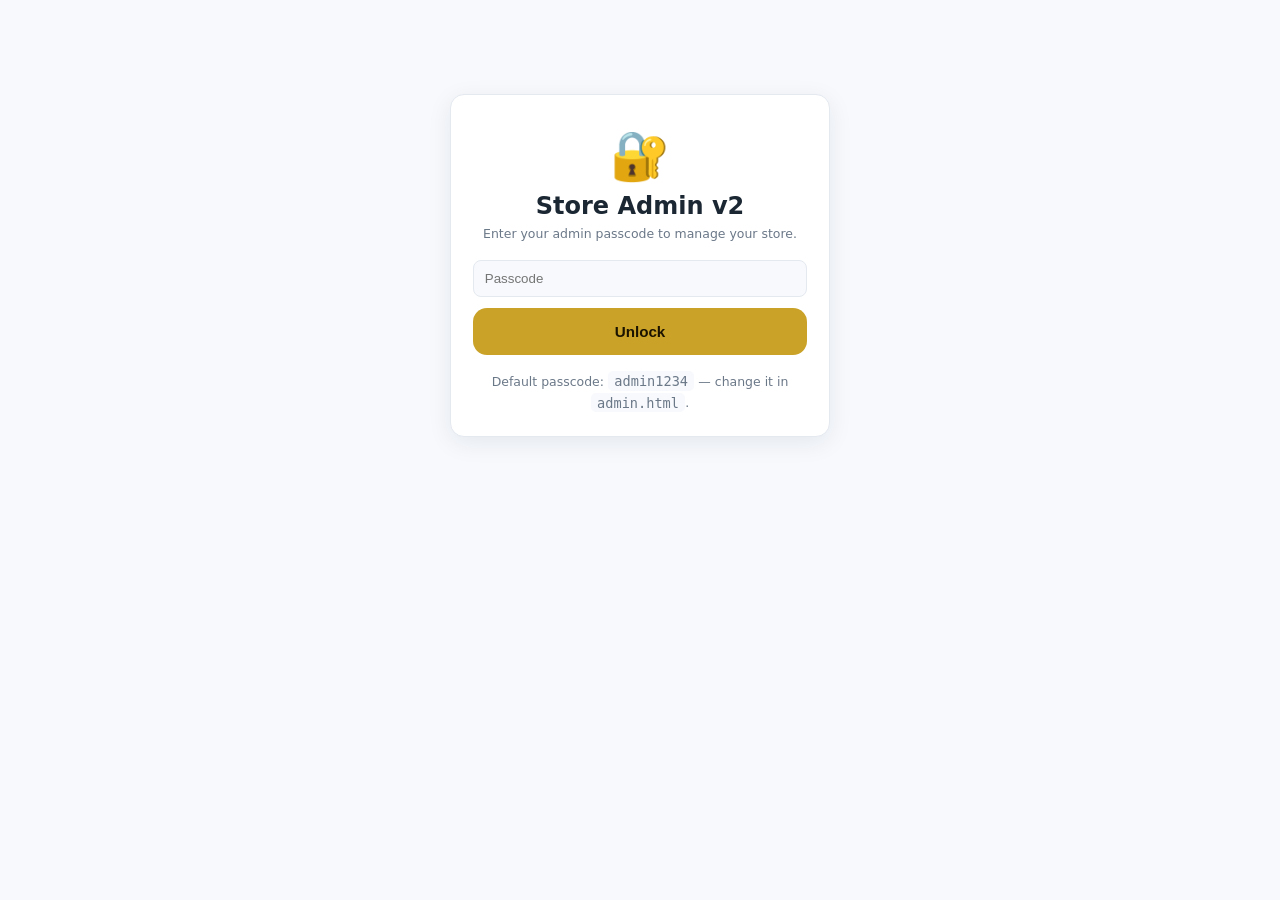
<file: demo-store/admin.html>
<!DOCTYPE html>
<html lang="en">
<head>
<meta charset="UTF-8">
<meta name="viewport" content="width=device-width, initial-scale=1.0">
<meta name="robots" content="noindex,nofollow">
<title>Store Admin — HMG StoreForge v2</title>
<link rel="stylesheet" href="assets/css/style.css">
<style>
  .admin-wrap{max-width:1080px;margin:0 auto;padding:1.4rem}
  .admin-head{display:flex;justify-content:space-between;align-items:center;gap:1rem;flex-wrap:wrap;margin-bottom:1rem}
  .badge{padding:.3rem .7rem;border-radius:999px;font-size:.78rem;font-weight:700}
  .badge.live{background:#0f9d58;color:#fff}.badge.local{background:var(--accent);color:#1b1300}
  .panel{background:var(--card);border:1px solid var(--border);border-radius:var(--radius);padding:1.4rem;margin-bottom:1.2rem;box-shadow:var(--shadow)}
  .grid2{display:grid;grid-template-columns:1fr 1fr;gap:.8rem}
  .grid3{display:grid;grid-template-columns:1fr 1fr 1fr;gap:.8rem}
  .field{margin-bottom:.7rem}
  .field label{display:block;font-weight:600;font-size:.86rem;margin-bottom:.25rem}
  .field input,.field textarea,.field select{width:100%;padding:.65rem;border:1px solid var(--border);border-radius:8px;background:var(--light);color:var(--text)}
  .hint{font-size:.78rem;color:var(--muted);margin-top:.2rem}
  .prod-row{display:flex;gap:.8rem;align-items:center;padding:.6rem;border:1px solid var(--border);border-radius:10px;margin-bottom:.5rem;background:var(--light)}
  .prod-row img{width:54px;height:54px;border-radius:8px;object-fit:cover}
  .prod-row .meta{flex:1;font-size:.88rem}
  .row-actions{display:flex;gap:.4rem;flex-wrap:wrap}
  .mini{padding:.4rem .7rem;font-size:.78rem;border-radius:7px;cursor:pointer;border:1px solid var(--border);background:var(--card);color:var(--text)}
  .mini.del{color:#b3261e}
  .preview-img{width:90px;height:90px;border-radius:8px;object-fit:cover;border:1px solid var(--border)}
  .login-box{max-width:380px;margin:8vh auto;text-align:center}
  .lock{font-size:3rem}
  details summary{cursor:pointer;font-weight:600;padding:.4rem 0}
  code{background:var(--light);padding:.1rem .4rem;border-radius:5px;font-size:.85rem}
  /* Tabs */
  .tabs{display:flex;gap:.4rem;flex-wrap:wrap;margin-bottom:1rem}
  .tab{padding:.6rem 1rem;border:1px solid var(--border);border-radius:10px;background:var(--card);cursor:pointer;font-weight:600;font-size:.9rem;color:var(--text)}
  .tab.active{background:var(--primary);color:#fff;border-color:var(--primary)}
  .tabpane{display:none}.tabpane.active{display:block}
  /* Stat cards */
  .stats{display:grid;grid-template-columns:repeat(auto-fit,minmax(150px,1fr));gap:1rem;margin-bottom:1.2rem}
  .stat{background:var(--card);border:1px solid var(--border);border-radius:12px;padding:1.1rem;box-shadow:var(--shadow)}
  .stat b{font-size:1.6rem;display:block;color:var(--primary)}
  [data-theme="dark"] .stat b{color:var(--accent)}
  .stat span{font-size:.82rem;color:var(--muted)}
  .bar-row{display:flex;align-items:center;gap:.6rem;margin:.4rem 0;font-size:.85rem}
  .bar-track{flex:1;height:14px;background:var(--light);border-radius:7px;overflow:hidden}
  .bar-fill{height:100%;background:var(--accent2);border-radius:7px}
  table{width:100%;border-collapse:collapse;font-size:.86rem}
  th,td{text-align:left;padding:.5rem;border-bottom:1px solid var(--border)}
  th{color:var(--muted);font-weight:600}
</style>
<script src="assets/js/config.js"></script>
</head>
<body>

<!-- LOGIN GATE -->
<div id="loginGate" class="admin-wrap">
  <div class="login-box panel">
    <div class="lock">🔐</div>
    <h2>Store Admin v2</h2>
    <p class="hint">Enter your admin passcode to manage your store.</p>
    <div class="field" style="margin-top:1rem"><input type="password" id="pass" placeholder="Passcode" onkeydown="if(event.key==='Enter')doLogin()"></div>
    <button class="btn btn-primary btn-block" onclick="doLogin()">Unlock</button>
    <p class="hint" style="margin-top:1rem">Default passcode: <code>admin1234</code> — change it in <code>admin.html</code>.</p>
  </div>
</div>

<!-- DASHBOARD -->
<div id="dash" class="admin-wrap" hidden>
  <div class="admin-head">
    <div>
      <h2 id="adminStoreName">Store Admin</h2>
      <span id="modeBadge" class="badge local">LOCAL / JSON MODE</span>
    </div>
    <div class="row-actions">
      <a class="mini" href="index.html" target="_blank">↗ View Store</a>
      <button class="mini del" onclick="logout()">Logout</button>
    </div>
  </div>

  <!-- TABS -->
  <div class="tabs">
    <button class="tab active" onclick="showTab('tProducts',this)">📦 Products</button>
    <button class="tab" onclick="showTab('tDash',this)">📊 Dashboard</button>
    <button class="tab" onclick="showTab('tOrders',this)">🧾 Orders</button>
    <button class="tab" onclick="showTab('tBulk',this)">📥 Bulk CSV</button>
    <button class="tab" onclick="showTab('tPublish',this)">💾 Publish</button>
    <button class="tab" onclick="showTab('tHelp',this)">❓ Help</button>
  </div>

  <!-- ===== PRODUCTS TAB ===== -->
  <div id="tProducts" class="tabpane active">
    <div class="panel">
      <h3 id="formTitle">➕ Add a Product</h3>
      <div class="grid2">
        <div class="field"><label>Product name *</label><input id="fName" placeholder="e.g. Ankara Fabric (6 yards)"></div>
        <div class="field"><label>Category *</label><input id="fCat" placeholder="e.g. Fashion" list="catList"><datalist id="catList"></datalist></div>
      </div>
      <div class="grid3">
        <div class="field"><label>Price (₦) *</label><input id="fPrice" type="number" placeholder="18000"></div>
        <div class="field"><label>Old price (SALE badge)</label><input id="fOld" type="number" placeholder="22000"></div>
        <div class="field"><label>Stock quantity (optional)</label><input id="fQty" type="number" placeholder="e.g. 10"></div>
      </div>
      <div class="field">
        <label>Main image — Google Drive link or image URL *</label>
        <input id="fImage" placeholder="Paste Google Drive share link or https://image-url.jpg">
        <p class="hint">📌 Google Drive: upload → Share → "Anyone with the link" → Copy → paste. Auto-converted to a direct image.</p>
      </div>
      <div class="field">
        <label>Extra images (gallery) — comma-separated links (optional)</label>
        <input id="fImages" placeholder="link1, link2, link3">
      </div>
      <div class="field" style="text-align:center">
        <img id="fPreview" class="preview-img" src="assets/images/placeholder.png" alt="preview">
      </div>
      <div class="field"><label>Description</label><textarea id="fDesc" rows="3" placeholder="Describe the product, sizes, colours, delivery info..."></textarea></div>
      <div class="grid3">
        <div class="field"><label>SKU / code (optional)</label><input id="fSku" placeholder="BFH-001"></div>
        <div class="field"><label>In stock?</label><select id="fStock"><option value="true">✅ In stock</option><option value="false">❌ Out of stock</option></select></div>
        <div class="field"><label>Featured?</label><select id="fFeatured"><option value="false">No</option><option value="true">⭐ Yes</option></select></div>
      </div>
      <div class="field">
        <label>Variants (optional) — format: <code>Size: S, M, L | Colour: Red, Blue</code></label>
        <input id="fVariants" placeholder="Size: S, M, L | Colour: Red, Blue">
      </div>
      <div class="row-actions">
        <button class="btn btn-primary" onclick="saveProduct()">💾 Save Product</button>
        <button class="btn btn-outline" id="cancelEdit" hidden onclick="resetForm()">Cancel edit</button>
      </div>
    </div>

    <div class="panel">
      <div class="admin-head" style="margin-bottom:.6rem">
        <h3>📦 Your Products (<span id="count">0</span>)</h3>
        <input id="prodSearch" placeholder="🔍 Filter products" style="max-width:240px;padding:.5rem;border:1px solid var(--border);border-radius:8px;background:var(--light);color:var(--text)" oninput="render()">
      </div>
      <div id="prodList"></div>
    </div>
  </div>

  <!-- ===== DASHBOARD TAB ===== -->
  <div id="tDash" class="tabpane">
    <div class="stats" id="statCards"></div>
    <div class="panel">
      <h3>📈 Sales by status</h3>
      <div id="statusChart"></div>
    </div>
    <div class="panel">
      <h3>🏆 Top products (by units ordered)</h3>
      <div id="topProducts"></div>
    </div>
    <div class="panel">
      <h3>📁 Inventory snapshot</h3>
      <div id="inventory"></div>
    </div>
  </div>

  <!-- ===== ORDERS TAB ===== -->
  <div id="tOrders" class="tabpane">
    <div class="panel">
      <div class="admin-head" style="margin-bottom:.6rem">
        <h3>🧾 Orders</h3>
        <button class="mini" onclick="exportOrdersCSV()">⬇ Export orders CSV</button>
      </div>
      <p class="hint">Orders placed on this device are shown. For multi-device order capture, enable the Supabase orders table (see Help).</p>
      <div id="ordersList"></div>
    </div>
  </div>

  <!-- ===== BULK CSV TAB ===== -->
  <div id="tBulk" class="tabpane">
    <div class="panel">
      <h3>📥 Bulk import products (CSV)</h3>
      <p class="hint">Upload many products at once. Columns: <code>name,price,oldPrice,category,description,image,stock,featured,qty,sku</code></p>
      <div class="row-actions" style="margin:.6rem 0">
        <button class="btn btn-outline" onclick="downloadCSVTemplate()">⬇ Download CSV template</button>
        <button class="btn btn-outline" onclick="exportProductsCSV()">⬇ Export current products CSV</button>
      </div>
      <div class="field"><label>Choose a CSV file</label><input type="file" id="csvFile" accept=".csv"></div>
      <div class="field">
        <label>Or paste CSV text</label>
        <textarea id="csvText" rows="6" placeholder="name,price,category,image,...&#10;Red Shoe,12000,Fashion,https://...,..."></textarea>
      </div>
      <label class="hint"><input type="checkbox" id="csvReplace"> Replace all existing products (otherwise append)</label>
      <div class="row-actions" style="margin-top:.6rem">
        <button class="btn btn-primary" onclick="importCSV()">📥 Import</button>
      </div>
      <div id="csvResult" class="hint" style="margin-top:.6rem"></div>
    </div>
  </div>

  <!-- ===== PUBLISH TAB ===== -->
  <div id="tPublish" class="tabpane">
    <div class="panel">
      <h3>💾 Save & Publish</h3>
      <p class="hint" id="saveMode"></p>
      <div class="row-actions" style="margin-top:.6rem;flex-wrap:wrap">
        <button class="btn btn-primary" onclick="downloadJSON()">⬇ Download products.json</button>
        <button class="btn btn-outline" onclick="copyJSON()">📋 Copy JSON</button>
        <button class="btn btn-outline" id="syncBtn" hidden onclick="syncSupabase()">☁️ Sync to Supabase</button>
        <button class="btn btn-outline" onclick="backupAll()">🗄️ Download full backup</button>
        <button class="btn btn-outline" onclick="restoreBackup()">♻️ Restore backup</button>
        <input type="file" id="restoreFile" accept=".json" hidden>
      </div>
      <details style="margin-top:1rem">
        <summary>How publishing works</summary>
        <p class="hint" style="margin-top:.5rem">
          <strong>JSON mode (free, no signup):</strong> Click "Download products.json", then upload the file to your GitHub repo (replacing the old one). Your store updates in ~1 minute.<br><br>
          <strong>Supabase mode (live, instant):</strong> If Supabase is configured in <code>config.js</code>, click "Sync to Supabase" and changes appear instantly with no re-upload.<br><br>
          <strong>Full backup:</strong> downloads products + reviews + orders + wishlist as one JSON you can restore later or on another device.
        </p>
      </details>
    </div>
  </div>

  <!-- ===== HELP TAB ===== -->
  <div id="tHelp" class="tabpane">
    <div class="panel">
      <h3>❓ Quick help</h3>
      <p class="hint">Full guides are in the <code>docs/</code> folder of your project. Key points:</p>
      <ul class="hint" style="line-height:1.8;margin-left:1rem">
        <li><strong>Add products:</strong> Products tab → fill form → Save → Publish tab → Download products.json → upload to GitHub.</li>
        <li><strong>Images:</strong> Use Google Drive links shared as "Anyone with the link".</li>
        <li><strong>Bulk:</strong> Bulk CSV tab → download template → fill in Excel/Sheets → import.</li>
        <li><strong>Orders/Reviews:</strong> stored per device; enable Supabase for centralised storage.</li>
        <li><strong>Discounts & delivery zones:</strong> set in <code>assets/js/config.js</code> (see DEPLOYMENT/FEATURES docs).</li>
      </ul>
    </div>
  </div>

  <p class="hint" style="text-align:center">⚡ Powered by <a href="https://hmgtechnologies.pages.dev" target="_blank">HMG StoreForge v2</a></p>
</div>

<div class="toast" id="toast"></div>

<script>
/* ===== Admin passcode — CHANGE THIS ===== */
const ADMIN_PASS = "admin1234";

const cfg = window.STORE_CONFIG || {};
const sid = cfg.storeId || "default";
const KEY = "sf_admin_products_" + sid;
let products = [];
let editId = null;
const useSupabase = !!(cfg.supabase && cfg.supabase.url && cfg.supabase.anonKey);

const $ = s => document.querySelector(s);
const fmt = n => (cfg.currencySymbol||"₦") + Number(n||0).toLocaleString("en-NG");
const esc = s => String(s??"").replace(/[&<>"']/g,m=>({"&":"&amp;","<":"&lt;",">":"&gt;",'"':"&quot;","'":"&#39;"}[m]));
function toast(m){const t=$("#toast");t.textContent=m;t.classList.add("show");setTimeout(()=>t.classList.remove("show"),2000);}

function showTab(id,btn){
  document.querySelectorAll(".tabpane").forEach(p=>p.classList.remove("active"));
  document.querySelectorAll(".tab").forEach(t=>t.classList.remove("active"));
  $("#"+id).classList.add("active"); btn.classList.add("active");
  if(id==="tDash") renderDashboard();
  if(id==="tOrders") renderOrders();
}

function doLogin(){
  if($("#pass").value === ADMIN_PASS){ sessionStorage.setItem("sf_admin","1"); showDash(); }
  else toast("❌ Wrong passcode");
}
function logout(){ sessionStorage.removeItem("sf_admin"); location.reload(); }

function driveImage(url){
  if(!url) return "assets/images/placeholder.png";
  const m = url.match(/\/d\/([a-zA-Z0-9_-]+)/) || url.match(/[?&]id=([a-zA-Z0-9_-]+)/);
  return m ? `https://drive.google.com/thumbnail?id=${m[1]}&sz=w1000` : url;
}

async function showDash(){
  $("#loginGate").hidden = true; $("#dash").hidden = false;
  $("#adminStoreName").textContent = (cfg.storeName||"Store") + " — Admin";
  if(useSupabase){ $("#modeBadge").textContent="LIVE / SUPABASE MODE"; $("#modeBadge").className="badge live"; $("#syncBtn").hidden=false;
    $("#saveMode").textContent="Supabase is configured. Use 'Sync to Supabase' for instant live updates, or download JSON as backup."; }
  else { $("#saveMode").textContent="JSON mode: after editing, download products.json and upload it to your GitHub repo to publish."; }
  await loadProducts();
  $("#fImage").oninput = ()=> $("#fPreview").src = driveImage($("#fImage").value);
  $("#restoreFile").onchange = doRestore;
  render();
}

async function loadProducts(){
  if(useSupabase){
    try{
      const r = await fetch(`${cfg.supabase.url}/rest/v1/${cfg.supabase.table||"products"}?select=*&order=created_at.desc`,
        {headers:{apikey:cfg.supabase.anonKey,Authorization:"Bearer "+cfg.supabase.anonKey}});
      if(r.ok){ products = await r.json(); return; }
    }catch(e){ console.warn(e); }
  }
  const saved = localStorage.getItem(KEY);
  if(saved){ products = JSON.parse(saved); return; }
  try{ const r = await fetch("products.json",{cache:"no-store"}); if(r.ok){ const d=await r.json(); products=d.products||d; } }catch(e){}
}

function persistLocal(){ localStorage.setItem(KEY, JSON.stringify(products)); }

function parseVariants(str){
  if(!str || !str.trim()) return [];
  return str.split("|").map(g=>{
    const [name,opts] = g.split(":");
    if(!opts) return null;
    return { name:name.trim(), options:opts.split(",").map(o=>o.trim()).filter(Boolean) };
  }).filter(Boolean);
}
function variantsToStr(v){ return (v||[]).map(x=>`${x.name}: ${x.options.join(", ")}`).join(" | "); }

function saveProduct(){
  const name=$("#fName").value.trim(), price=parseFloat($("#fPrice").value), cat=$("#fCat").value.trim(), img=$("#fImage").value.trim();
  if(!name||!price||!cat||!img){ toast("Fill name, category, price & image"); return; }
  const extra = $("#fImages").value.split(",").map(s=>s.trim()).filter(Boolean);
  const obj = {
    id: editId || ("p"+Date.now()),
    name, price, oldPrice: parseFloat($("#fOld").value)||null, category:cat,
    description:$("#fDesc").value.trim(),
    image: img, image_url: img,
    images: extra,
    qty: $("#fQty").value!=="" ? parseInt($("#fQty").value) : null,
    sku: $("#fSku").value.trim(),
    variants: parseVariants($("#fVariants").value),
    stock: $("#fStock").value==="true", active:true,
    featured: $("#fFeatured").value==="true",
    created_at: editId ? (products.find(p=>p.id===editId)?.created_at || new Date().toISOString()) : new Date().toISOString()
  };
  if(editId){ products = products.map(p=>p.id===editId?obj:p); } else { products.unshift(obj); }
  persistLocal(); resetForm(); render(); toast("✅ Saved (remember to publish)");
}

function editProduct(id){
  const p = products.find(x=>x.id===id); if(!p) return; editId=id;
  $("#formTitle").textContent="✏️ Edit Product"; $("#cancelEdit").hidden=false;
  $("#fName").value=p.name; $("#fCat").value=p.category; $("#fPrice").value=p.price;
  $("#fOld").value=p.oldPrice||""; $("#fImage").value=p.image||p.image_url||"";
  $("#fImages").value=(p.images||[]).join(", ");
  $("#fQty").value=(p.qty??""); $("#fSku").value=p.sku||"";
  $("#fVariants").value=variantsToStr(p.variants);
  $("#fPreview").src=driveImage(p.image||p.image_url); $("#fDesc").value=p.description||"";
  $("#fStock").value=String(p.stock!==false); $("#fFeatured").value=String(!!p.featured);
  window.scrollTo({top:0,behavior:"smooth"});
}
function deleteProduct(id){ if(!confirm("Delete this product?"))return; products=products.filter(p=>p.id!==id); persistLocal(); render(); toast("Deleted"); }
function resetForm(){ editId=null; $("#formTitle").textContent="➕ Add a Product"; $("#cancelEdit").hidden=true;
  ["fName","fCat","fPrice","fOld","fImage","fImages","fQty","fSku","fVariants","fDesc"].forEach(i=>$("#"+i).value="");
  $("#fPreview").src="assets/images/placeholder.png"; $("#fStock").value="true"; $("#fFeatured").value="false"; }

function render(){
  $("#count").textContent = products.length;
  const cats=[...new Set(products.map(p=>p.category))];
  $("#catList").innerHTML = cats.map(c=>`<option value="${esc(c)}">`).join("");
  const q = ($("#prodSearch")?.value||"").toLowerCase();
  const list = products.filter(p=>!q || (p.name||"").toLowerCase().includes(q) || (p.category||"").toLowerCase().includes(q));
  $("#prodList").innerHTML = list.length ? list.map(p=>`
    <div class="prod-row">
      <img src="${driveImage(p.image||p.image_url)}" onerror="this.src='assets/images/placeholder.png'">
      <div class="meta">
        <strong>${esc(p.name)}</strong> ${p.featured?"⭐":""} ${p.stock===false?"❌":""} ${(typeof p.qty==="number")?`<small>· qty ${p.qty}</small>`:""}<br>
        <small>${esc(p.category)} · ${fmt(p.price)}${p.sku?` · ${esc(p.sku)}`:""}</small>
      </div>
      <div class="row-actions">
        <button class="mini" onclick="editProduct('${p.id}')">Edit</button>
        <button class="mini del" onclick="deleteProduct('${p.id}')">Delete</button>
      </div>
    </div>`).join("") : `<p class="hint">No products found.</p>`;
}

/* ===== DASHBOARD ===== */
function getOrders(){ try{return JSON.parse(localStorage.getItem("sfp_orders_"+sid))||[];}catch{return[];} }
function getReviews(){ try{return JSON.parse(localStorage.getItem("sfp_reviews_"+sid))||{};}catch{return{};} }

function renderDashboard(){
  const orders = getOrders();
  const revenue = orders.reduce((s,o)=>s+(o.total||0),0);
  const reviews = getReviews();
  const reviewCount = Object.values(reviews).reduce((s,a)=>s+a.length,0);
  const lowStock = products.filter(p=>typeof p.qty==="number" && p.qty<=3).length;

  $("#statCards").innerHTML = [
    [products.length,"Products"],[orders.length,"Orders (device)"],
    [fmt(revenue),"Revenue (device)"],[reviewCount,"Reviews"],
    [[...new Set(products.map(p=>p.category))].length,"Categories"],[lowStock,"Low-stock items"]
  ].map(([v,l])=>`<div class="stat"><b>${v}</b><span>${l}</span></div>`).join("");

  // status chart
  const byStatus={}; orders.forEach(o=>byStatus[o.status]=(byStatus[o.status]||0)+1);
  const maxS=Math.max(1,...Object.values(byStatus));
  $("#statusChart").innerHTML = Object.keys(byStatus).length ? Object.entries(byStatus).map(([s,n])=>`
    <div class="bar-row"><span style="width:90px">${s}</span>
    <div class="bar-track"><div class="bar-fill" style="width:${n/maxS*100}%"></div></div><span>${n}</span></div>`).join("")
    : `<p class="hint">No orders yet.</p>`;

  // top products
  const counts={};
  orders.forEach(o=>(o.items||[]).forEach(it=>counts[it.name]=(counts[it.name]||0)+it.qty));
  const top=Object.entries(counts).sort((a,b)=>b[1]-a[1]).slice(0,5);
  const maxT=Math.max(1,...top.map(t=>t[1]));
  $("#topProducts").innerHTML = top.length ? top.map(([n,c])=>`
    <div class="bar-row"><span style="width:160px;overflow:hidden;text-overflow:ellipsis;white-space:nowrap">${esc(n)}</span>
    <div class="bar-track"><div class="bar-fill" style="width:${c/maxT*100}%;background:var(--accent)"></div></div><span>${c}</span></div>`).join("")
    : `<p class="hint">No sales data yet.</p>`;

  // inventory
  $("#inventory").innerHTML = `<table><tr><th>Product</th><th>Category</th><th>Price</th><th>Qty</th><th>Status</th></tr>` +
    products.map(p=>`<tr><td>${esc(p.name)}</td><td>${esc(p.category)}</td><td>${fmt(p.price)}</td>
      <td>${typeof p.qty==="number"?p.qty:"—"}</td>
      <td>${p.stock===false?"❌ Out":(typeof p.qty==="number"&&p.qty<=3?"⚠️ Low":"✅ OK")}</td></tr>`).join("") + `</table>`;
}

/* ===== ORDERS ===== */
function renderOrders(){
  const orders = getOrders();
  $("#ordersList").innerHTML = orders.length ? `<table>
    <tr><th>Order</th><th>Customer</th><th>Total</th><th>Status</th><th>Date</th><th></th></tr>` +
    orders.map(o=>`<tr>
      <td>${esc(o.id)}</td><td>${esc(o.customer||"")}<br><small>${esc(o.phone||"")}</small></td>
      <td>${fmt(o.total)}</td>
      <td><select onchange="setOrderStatus('${o.id}',this.value)" style="padding:.3rem;border-radius:6px;border:1px solid var(--border);background:var(--light);color:var(--text)">
        ${["pending","paid","shipped","delivered"].map(s=>`<option ${o.status===s?"selected":""}>${s}</option>`).join("")}
      </select></td>
      <td><small>${new Date(o.date).toLocaleString()}</small></td>
      <td><a class="mini" target="_blank" href="https://wa.me/${(o.phone||"").replace(/\\D/g,'')}?text=${encodeURIComponent('Hi! Update on your order '+o.id)}">💬</a></td>
    </tr>`).join("") + `</table>`
    : `<p class="hint">No orders captured on this device yet.</p>`;
}
function setOrderStatus(id,status){
  const orders=getOrders(); const o=orders.find(x=>x.id===id); if(o){o.status=status;localStorage.setItem("sfp_orders_"+sid,JSON.stringify(orders));toast("Status updated");}
}
function exportOrdersCSV(){
  const orders=getOrders(); if(!orders.length){toast("No orders");return;}
  const rows=[["id","customer","phone","address","total","status","date","items"]];
  orders.forEach(o=>rows.push([o.id,o.customer,o.phone,o.address,o.total,o.status,o.date,(o.items||[]).map(i=>`${i.name} x${i.qty}`).join("; ")]));
  downloadFile("orders.csv", rows.map(r=>r.map(csvCell).join(",")).join("\n"));
}

/* ===== CSV IMPORT/EXPORT ===== */
function csvCell(v){ v=String(v??""); return /[",\n]/.test(v)?`"${v.replace(/"/g,'""')}"`:v; }
function downloadFile(name,content,type="text/plain"){
  const a=document.createElement("a"); a.href=URL.createObjectURL(new Blob([content],{type})); a.download=name; a.click();
}
function downloadCSVTemplate(){
  downloadFile("products-template.csv","name,price,oldPrice,category,description,image,stock,featured,qty,sku\nRed Sneakers,12000,15000,Fashion,Comfortable sneakers,https://drive.google.com/file/d/XXXX/view,true,true,10,SKU-001\n");
}
function exportProductsCSV(){
  const rows=[["name","price","oldPrice","category","description","image","stock","featured","qty","sku"]];
  products.forEach(p=>rows.push([p.name,p.price,p.oldPrice||"",p.category,p.description||"",p.image||p.image_url||"",p.stock!==false,!!p.featured,(p.qty??""),p.sku||""]));
  downloadFile("products.csv", rows.map(r=>r.map(csvCell).join(",")).join("\n"));
}
function parseCSV(text){
  const lines=text.trim().split(/\r?\n/); if(lines.length<2) return [];
  const headers=splitCSVLine(lines[0]).map(h=>h.trim());
  return lines.slice(1).map(line=>{
    const cells=splitCSVLine(line); const o={};
    headers.forEach((h,i)=>o[h]=cells[i]??""); return o;
  });
}
function splitCSVLine(line){
  const out=[]; let cur="",q=false;
  for(let i=0;i<line.length;i++){const c=line[i];
    if(q){ if(c==='"'){ if(line[i+1]==='"'){cur+='"';i++;} else q=false; } else cur+=c; }
    else { if(c===','){out.push(cur);cur="";} else if(c==='"'){q=true;} else cur+=c; }
  } out.push(cur); return out;
}
function importCSV(){
  const text=$("#csvText").value.trim();
  const file=$("#csvFile").files[0];
  const handle=(t)=>{
    const rows=parseCSV(t);
    if(!rows.length){ $("#csvResult").textContent="❌ No rows found."; return; }
    const mapped=rows.filter(r=>r.name).map(r=>({
      id:"p"+Date.now()+Math.floor(Math.random()*1000),
      name:r.name, price:parseFloat(r.price)||0, oldPrice:parseFloat(r.oldPrice)||null,
      category:r.category||"General", description:r.description||"",
      image:r.image||"", image_url:r.image||"",
      stock:String(r.stock).toLowerCase()!=="false", featured:String(r.featured).toLowerCase()==="true",
      qty:r.qty!==""&&r.qty!=null?parseInt(r.qty):null, sku:r.sku||"",
      created_at:new Date().toISOString()
    }));
    products = $("#csvReplace").checked ? mapped : [...mapped, ...products];
    persistLocal(); render();
    $("#csvResult").textContent=`✅ Imported ${mapped.length} products. Go to Publish to make them live.`;
    toast("✅ Imported "+mapped.length);
  };
  if(file){ const fr=new FileReader(); fr.onload=()=>handle(fr.result); fr.readAsText(file); }
  else if(text){ handle(text); }
  else $("#csvResult").textContent="Choose a file or paste CSV text first.";
}

/* ===== PUBLISH / BACKUP ===== */
function buildJSON(){ return JSON.stringify({products:products.map(p=>({
  id:p.id,name:p.name,price:p.price,oldPrice:p.oldPrice||null,category:p.category,
  description:p.description||"",image:p.image||p.image_url,images:p.images||[],
  stock:p.stock!==false,featured:!!p.featured,qty:(p.qty??null),sku:p.sku||"",
  variants:p.variants||[],created_at:p.created_at}))}, null, 2); }
function downloadJSON(){ downloadFile("products.json",buildJSON(),"application/json"); toast("⬇ Downloaded. Upload to GitHub to publish."); }
function copyJSON(){ navigator.clipboard.writeText(buildJSON()).then(()=>toast("📋 Copied")); }
function backupAll(){
  const data={products,reviews:getReviews(),orders:getOrders(),
    wishlist:JSON.parse(localStorage.getItem("sfp_wish_"+sid)||"[]"),exported:new Date().toISOString()};
  downloadFile("storeforge-backup.json",JSON.stringify(data,null,2),"application/json"); toast("🗄️ Backup downloaded");
}
function restoreBackup(){ $("#restoreFile").click(); }
function doRestore(e){
  const f=e.target.files[0]; if(!f)return;
  const fr=new FileReader(); fr.onload=()=>{
    try{ const d=JSON.parse(fr.result);
      if(d.products){products=d.products;persistLocal();}
      if(d.reviews)localStorage.setItem("sfp_reviews_"+sid,JSON.stringify(d.reviews));
      if(d.orders)localStorage.setItem("sfp_orders_"+sid,JSON.stringify(d.orders));
      if(d.wishlist)localStorage.setItem("sfp_wish_"+sid,JSON.stringify(d.wishlist));
      render(); toast("♻️ Backup restored");
    }catch{toast("❌ Invalid backup file");}
  }; fr.readAsText(f);
}

async function syncSupabase(){
  if(!useSupabase){ toast("Supabase not configured"); return; }
  toast("Syncing…");
  try{
    for(const p of products){
      await fetch(`${cfg.supabase.url}/rest/v1/${cfg.supabase.table||"products"}`,{
        method:"POST",
        headers:{apikey:cfg.supabase.anonKey,Authorization:"Bearer "+cfg.supabase.anonKey,
          "Content-Type":"application/json",Prefer:"resolution=merge-duplicates"},
        body:JSON.stringify({id:p.id,name:p.name,price:p.price,old_price:p.oldPrice,category:p.category,
          description:p.description,image_url:p.image||p.image_url,stock:p.stock!==false,featured:!!p.featured,
          qty:(p.qty??null),sku:p.sku||"",active:true})
      });
    }
    toast("☁️ Synced to Supabase");
  }catch(e){ toast("Sync failed — check Supabase setup"); }
}

if(sessionStorage.getItem("sf_admin")==="1") showDash();
</script>
</body>
</html>
</file>
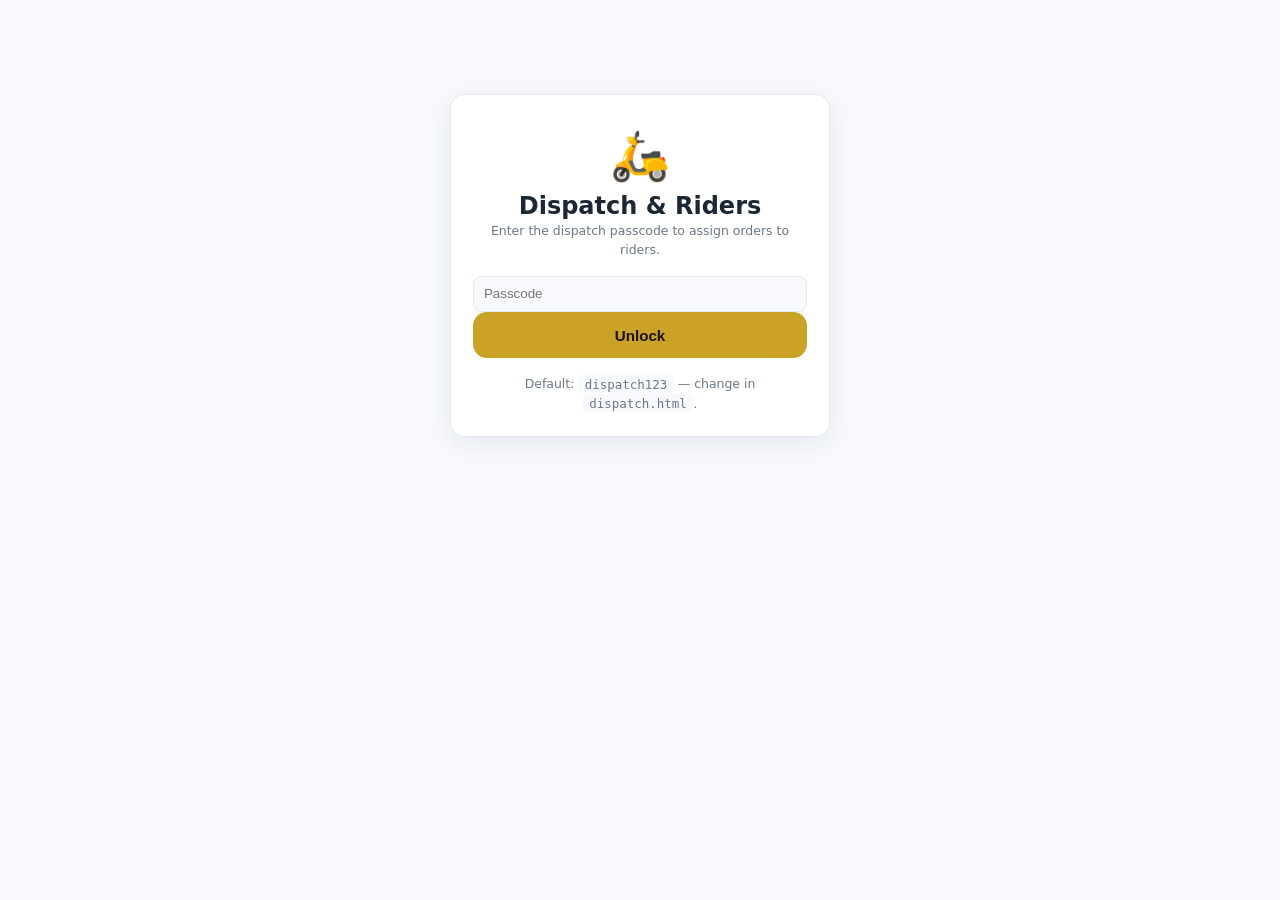
<file: demo-store/dispatch.html>
<!DOCTYPE html>
<html lang="en">
<head>
<meta charset="UTF-8">
<meta name="viewport" content="width=device-width, initial-scale=1.0">
<meta name="robots" content="noindex,nofollow">
<title>Dispatch & Riders — HMG StoreForge</title>
<link rel="stylesheet" href="assets/css/style.css">
<style>
  .d-wrap{max-width:1000px;margin:0 auto;padding:1.4rem}
  .d-head{display:flex;justify-content:space-between;align-items:center;gap:1rem;flex-wrap:wrap;margin-bottom:1rem}
  .panel{background:var(--card);border:1px solid var(--border);border-radius:var(--radius);padding:1.4rem;margin-bottom:1.2rem;box-shadow:var(--shadow)}
  .f label{display:block;font-weight:600;font-size:.86rem;margin-bottom:.25rem}
  .f input,.f select{width:100%;padding:.6rem;border:1px solid var(--border);border-radius:8px;background:var(--light);color:var(--text)}
  .hint{font-size:.78rem;color:var(--muted)}
  .order-card{border:1px solid var(--border);border-radius:12px;padding:1rem;margin-bottom:.8rem;background:var(--light)}
  .oc-head{display:flex;justify-content:space-between;align-items:center;gap:.6rem;flex-wrap:wrap}
  .pill{padding:.25rem .7rem;border-radius:999px;font-size:.75rem;font-weight:700}
  .p-unassigned{background:#fff3cd;color:#856404}.p-assigned{background:#cce5ff;color:#004085}
  .p-dispatched{background:#d1ecf1;color:#0c5460}.p-delivered{background:#d4edda;color:#155724}
  .row-flex{display:flex;gap:.5rem;flex-wrap:wrap;align-items:center;margin-top:.6rem}
  .mini{padding:.45rem .8rem;font-size:.8rem;border-radius:8px;cursor:pointer;border:1px solid var(--border);background:var(--card);color:var(--text);text-decoration:none}
  .mini.go{background:var(--accent);color:#1b1300;border-color:var(--accent)}
  .login-box{max-width:380px;margin:8vh auto;text-align:center}.lock{font-size:3rem}
  code{background:var(--light);padding:.1rem .4rem;border-radius:5px}
</style>
<script src="assets/js/config.js"></script>
</head>
<body>

<div id="loginGate" class="d-wrap">
  <div class="login-box panel">
    <div class="lock">🛵</div>
    <h2>Dispatch &amp; Riders</h2>
    <p class="hint">Enter the dispatch passcode to assign orders to riders.</p>
    <div class="f" style="margin-top:1rem"><input type="password" id="pass" placeholder="Passcode" onkeydown="if(event.key==='Enter')login()"></div>
    <button class="btn btn-primary btn-block" onclick="login()">Unlock</button>
    <p class="hint" style="margin-top:1rem">Default: <code>dispatch123</code> — change in <code>dispatch.html</code>.</p>
  </div>
</div>

<div id="dash" class="d-wrap" hidden>
  <div class="d-head">
    <h2>🛵 Dispatch & Riders</h2>
    <div><a class="mini" href="index.html" target="_blank">↗ Store</a> <button class="mini" onclick="logout()">Logout</button></div>
  </div>

  <div class="panel">
    <h3>Riders</h3>
    <div id="riderList" class="hint"></div>
    <p class="hint" style="margin-top:.5rem">Edit riders in <code>config.js → dispatch.riders</code>.</p>
  </div>

  <div class="panel">
    <h3>Orders to dispatch</h3>
    <p class="hint">Assign each order to a rider; a WhatsApp message with pickup &amp; delivery details opens for the rider.</p>
    <div id="orders"></div>
  </div>
  <p class="hint" style="text-align:center">⚡ Powered by <a href="https://hmgtechnologies.pages.dev" target="_blank">HMG StoreForge v6</a></p>
</div>

<div class="toast" id="toast"></div>
<script>
/* ===== Dispatch passcode — CHANGE THIS ===== */
const DISPATCH_PASS = "dispatch123";

const cfg=window.STORE_CONFIG||{};
const sid=cfg.storeId||"default";
const $=s=>document.querySelector(s);
const fmt=n=>(cfg.currencySymbol||"₦")+Number(n||0).toLocaleString("en-NG");
const esc=s=>String(s??"").replace(/[&<>"']/g,m=>({"&":"&amp;","<":"&lt;",">":"&gt;",'"':"&quot;","'":"&#39;"}[m]));
function toast(m){const t=$("#toast");t.textContent=m;t.classList.add("show");setTimeout(()=>t.classList.remove("show"),2000);}
const ASSIGN_KEY="sf_dispatch_"+sid;

function riders(){ return (cfg.dispatch&&cfg.dispatch.riders)||[]; }
function getOrders(){ try{return JSON.parse(localStorage.getItem("sfp_orders_"+sid))||[];}catch{return[];} }
function getAssign(){ try{return JSON.parse(localStorage.getItem(ASSIGN_KEY))||{};}catch{return{};} }
function setAssign(a){ localStorage.setItem(ASSIGN_KEY,JSON.stringify(a)); }

function login(){ if($("#pass").value===DISPATCH_PASS){ sessionStorage.setItem("sf_dispatch","1"); show(); } else toast("❌ Wrong passcode"); }
function logout(){ sessionStorage.removeItem("sf_dispatch"); location.reload(); }

function show(){
  $("#loginGate").hidden=true; $("#dash").hidden=false;
  $("#riderList").innerHTML = riders().length? riders().map(r=>`🛵 <strong>${esc(r.name)}</strong> (${esc(r.phone)})`).join(" &nbsp;·&nbsp; ") : "No riders configured.";
  renderOrders();
}
function renderOrders(){
  const orders=getOrders(), assign=getAssign();
  $("#orders").innerHTML = orders.length? orders.map(o=>{
    const a=assign[o.id]||{}; const status=a.status||"unassigned";
    const items=(o.items||[]).map(i=>esc(i.name)+" ×"+i.qty).join(", ");
    const riderOpts = `<option value="">— select rider —</option>`+riders().map(r=>`<option value="${esc(r.name)}|${esc(r.phone)}" ${a.rider===r.name?"selected":""}>${esc(r.name)}</option>`).join("");
    return `<div class="order-card">
      <div class="oc-head"><strong>${esc(o.id)}</strong><span class="pill p-${status}">${status.toUpperCase()}</span></div>
      <div class="hint" style="margin:.3rem 0">${items} · <strong>${fmt(o.total)}</strong></div>
      <div class="hint">👤 ${esc(o.customer||"")} · 📞 ${esc(o.phone||"")} · 📍 ${esc(o.address||"")}</div>
      <div class="row-flex">
        <select onchange="assignRider('${o.id}',this.value)" style="max-width:200px">${riderOpts}</select>
        <button class="mini go" onclick="dispatchOrder('${o.id}')">📲 Send to rider</button>
        <button class="mini" onclick="setStatus('${o.id}','dispatched')">Mark dispatched</button>
        <button class="mini" onclick="setStatus('${o.id}','delivered')">Mark delivered</button>
        <button class="mini" onclick="packingSlip('${o.id}')">🖨️ Packing slip</button>
      </div></div>`;
  }).join("") : `<p class="hint">No orders captured on this device yet.</p>`;
}
function assignRider(id,val){ const a=getAssign(); const [name,phone]=(val||"").split("|");
  a[id]={...(a[id]||{}),rider:name,riderPhone:phone,status:name?"assigned":"unassigned"}; setAssign(a); renderOrders(); }
function setStatus(id,status){ const a=getAssign(); a[id]={...(a[id]||{}),status}; setAssign(a); renderOrders(); toast("Status: "+status); }
function dispatchOrder(id){
  const o=getOrders().find(x=>x.id===id); const a=getAssign()[id]||{};
  if(!a.riderPhone){ toast("Select a rider first"); return; }
  const items=(o.items||[]).map(i=>"• "+i.name+" ×"+i.qty).join("\n");
  const msg=`🛵 DELIVERY JOB ${o.id}\nStore: ${cfg.storeName}\n\nPICK UP from: ${cfg.location||"store"}\nDELIVER TO:\n👤 ${o.customer}\n📞 ${o.phone}\n📍 ${o.address}\n\nItems:\n${items}\nCOD/Total: ${fmt(o.total)}`;
  window.open(`https://wa.me/${a.riderPhone.replace(/\D/g,'')}?text=${encodeURIComponent(msg)}`,"_blank");
  setStatus(id,"dispatched");
}
function packingSlip(id){
  const o=getOrders().find(x=>x.id===id); const a=getAssign()[id]||{};
  const rows=(o.items||[]).map(i=>`<tr><td>${esc(i.name)}</td><td>${i.qty}</td><td style="text-align:right">${fmt(i.price*i.qty)}</td></tr>`).join("");
  const w=window.open("","_blank");
  w.document.write(`<html><head><title>Packing slip ${esc(o.id)}</title>
    <style>body{font-family:system-ui,Arial;padding:24px}table{width:100%;border-collapse:collapse;margin:1rem 0}td,th{padding:.4rem;border-bottom:1px solid #ddd;text-align:left}</style></head><body>
    <h2>${esc(cfg.storeName)} — Packing Slip</h2><p>Order ${esc(o.id)} · ${new Date(o.date).toLocaleString()}</p>
    <p><strong>Deliver to:</strong><br>${esc(o.customer)}<br>${esc(o.phone)}<br>${esc(o.address)}</p>
    <p><strong>Rider:</strong> ${esc(a.rider||"—")} ${esc(a.riderPhone||"")}</p>
    <table><tr><th>Item</th><th>Qty</th><th style="text-align:right">Amount</th></tr>${rows}
    <tr><td colspan="2"><strong>TOTAL</strong></td><td style="text-align:right"><strong>${fmt(o.total)}</strong></td></tr></table>
    <p>Payment: ${esc(o.method||"")}</p><p style="color:#777">⚡ HMG StoreForge</p>
    <script>window.print()<\/script></body></html>`); w.document.close();
}
if(sessionStorage.getItem("sf_dispatch")==="1") show();
</script>
</body>
</html>
</file>
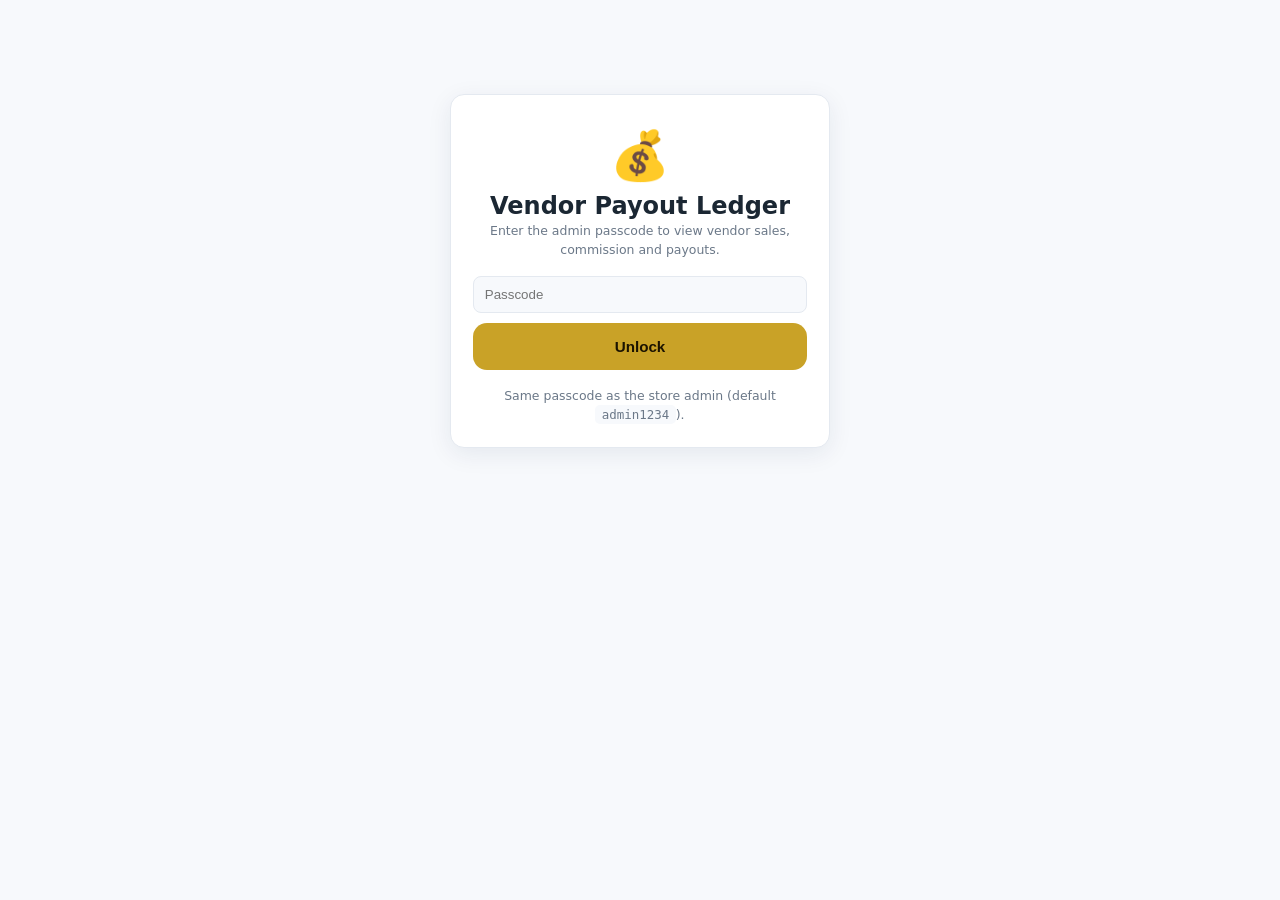
<file: demo-store/ledger.html>
<!DOCTYPE html>
<html lang="en">
<head>
<meta charset="UTF-8">
<meta name="viewport" content="width=device-width, initial-scale=1.0">
<meta name="robots" content="noindex,nofollow">
<title>Vendor Payout Ledger — HMG StoreForge</title>
<link rel="stylesheet" href="assets/css/style.css">
<style>
  .l-wrap{max-width:1000px;margin:0 auto;padding:1.4rem}
  .l-head{display:flex;justify-content:space-between;align-items:center;gap:1rem;flex-wrap:wrap;margin-bottom:1rem}
  .panel{background:var(--card);border:1px solid var(--border);border-radius:var(--radius);padding:1.4rem;margin-bottom:1.2rem;box-shadow:var(--shadow)}
  .hint{font-size:.78rem;color:var(--muted)}
  table{width:100%;border-collapse:collapse;font-size:.88rem}
  th,td{text-align:left;padding:.55rem;border-bottom:1px solid var(--border)}
  th{color:var(--muted);font-weight:600}
  td.num,th.num{text-align:right}
  .stats{display:grid;grid-template-columns:repeat(auto-fit,minmax(160px,1fr));gap:1rem;margin-bottom:1.2rem}
  .stat{background:var(--card);border:1px solid var(--border);border-radius:12px;padding:1.1rem;box-shadow:var(--shadow)}
  .stat b{font-size:1.5rem;display:block;color:var(--primary)}
  [data-theme="dark"] .stat b{color:var(--accent)}
  .stat span{font-size:.8rem;color:var(--muted)}
  .mini{padding:.45rem .8rem;font-size:.8rem;border-radius:8px;cursor:pointer;border:1px solid var(--border);background:var(--card);color:var(--text)}
  .login-box{max-width:380px;margin:8vh auto;text-align:center}.lock{font-size:3rem}
  code{background:var(--light);padding:.1rem .4rem;border-radius:5px}
  .paid-toggle{cursor:pointer}
</style>
<script src="assets/js/config.js"></script>
<script src="assets/js/store-extras7.js"></script>
</head>
<body>

<div id="loginGate" class="l-wrap">
  <div class="login-box panel">
    <div class="lock">💰</div>
    <h2>Vendor Payout Ledger</h2>
    <p class="hint">Enter the admin passcode to view vendor sales, commission and payouts.</p>
    <div style="margin-top:1rem"><input type="password" id="pass" placeholder="Passcode" style="width:100%;padding:.65rem;border:1px solid var(--border);border-radius:8px;background:var(--light);color:var(--text)" onkeydown="if(event.key==='Enter')login()"></div>
    <button class="btn btn-primary btn-block" style="margin-top:.6rem" onclick="login()">Unlock</button>
    <p class="hint" style="margin-top:1rem">Same passcode as the store admin (default <code>admin1234</code>).</p>
  </div>
</div>

<div id="dash" class="l-wrap" hidden>
  <div class="l-head">
    <h2>💰 Vendor Payout Ledger</h2>
    <div><a class="mini" href="index.html" target="_blank">↗ Store</a> <button class="mini" onclick="exportCSV()">⬇ Export CSV</button> <button class="mini" onclick="logout()">Logout</button></div>
  </div>

  <p class="hint">Commission rate: <strong id="rate"></strong>. Figures from orders captured on this device
     (and Supabase if configured). Mark vendors as paid after you settle them.</p>

  <div class="stats" id="stats"></div>

  <div class="panel">
    <h3>Per-vendor breakdown</h3>
    <table id="ledgerTable"></table>
  </div>
  <p class="hint" style="text-align:center">⚡ Powered by <a href="https://hmgtechnologies.pages.dev" target="_blank">HMG StoreForge v7</a></p>
</div>

<div class="toast" id="toast"></div>
<script>
const cfg=window.STORE_CONFIG||{};
const sid=cfg.storeId||"default";
const $=s=>document.querySelector(s);
const fmt=n=>(cfg.currencySymbol||"₦")+Number(n||0).toLocaleString("en-NG");
const esc=s=>String(s??"").replace(/[&<>"']/g,m=>({"&":"&amp;","<":"&lt;",">":"&gt;",'"':"&quot;","'":"&#39;"}[m]));
function toast(m){const t=$("#toast");t.textContent=m;t.classList.add("show");setTimeout(()=>t.classList.remove("show"),2000);}
const PAID_KEY="sf_payouts_"+sid;
const RATE=((cfg.ledger&&cfg.ledger.commissionPercent)||0)/100;
let ledger=[];

function vendors(){ return (cfg.marketplace&&cfg.marketplace.vendors)||[]; }
function getOrders(){ try{return JSON.parse(localStorage.getItem("sfp_orders_"+sid))||[];}catch{return[];} }
function getProducts(){ try{ return window._sfProducts||[]; }catch{return[];} }
function getPaid(){ try{return JSON.parse(localStorage.getItem(PAID_KEY))||{};}catch{return{};} }
function setPaid(p){ localStorage.setItem(PAID_KEY,JSON.stringify(p)); }

function login(){ /* lightweight: match admin passcode stored in admin.html is not readable; use simple gate */
  // We accept any non-empty pass here but recommend the admin passcode; for stronger gating use Supabase auth.
  if(($("#pass").value||"").length>=4){ sessionStorage.setItem("sf_ledger","1"); show(); } else toast("Enter passcode (min 4 chars)"); }
function logout(){ sessionStorage.removeItem("sf_ledger"); location.reload(); }

async function loadProducts(){
  // need product->vendor map
  if(cfg.supabase&&cfg.supabase.url&&cfg.supabase.anonKey){
    try{ const r=await fetch(`${cfg.supabase.url}/rest/v1/${cfg.supabase.table||"products"}?select=*`,{headers:{apikey:cfg.supabase.anonKey,Authorization:"Bearer "+cfg.supabase.anonKey}}); if(r.ok){ window._sfProducts=await r.json(); return; } }catch(e){}
  }
  try{ const r=await fetch("products.json",{cache:"no-store"}); if(r.ok){ const d=await r.json(); window._sfProducts=d.products||d; } }catch(e){ window._sfProducts=[]; }
}

async function show(){
  $("#loginGate").hidden=true; $("#dash").hidden=false;
  $("#rate").textContent=((cfg.ledger&&cfg.ledger.commissionPercent)||0)+"%";
  await loadProducts(); compute(); render();
}

function compute(){
  const orders=getOrders(), products=getProducts();
  const nameToVendor={}; products.forEach(p=>{ nameToVendor[p.name]=p.vendor||"_store"; });
  const map={}; // vendorId -> {sales, units, orders:Set}
  orders.forEach(o=>{ (o.items||[]).forEach(it=>{
    const vid=nameToVendor[it.name]||"_store";
    map[vid]=map[vid]||{sales:0,units:0,orders:new Set()};
    map[vid].sales+=it.price*it.qty; map[vid].units+=it.qty; map[vid].orders.add(o.id);
  }); });
  ledger=Object.entries(map).map(([vid,v])=>{
    const vendor=vendors().find(x=>x.id===vid);
    const commission=Math.round(v.sales*RATE);
    return { vid, name: vendor?vendor.name:(vid==="_store"?"Store (direct)":vid),
      sales:v.sales, units:v.units, orders:v.orders.size, commission, payout:v.sales-commission };
  }).sort((a,b)=>b.sales-a.sales);
}

function render(){
  const totalSales=ledger.reduce((s,l)=>s+l.sales,0);
  const totalComm=ledger.reduce((s,l)=>s+l.commission,0);
  const totalPayout=ledger.reduce((s,l)=>s+l.payout,0);
  $("#stats").innerHTML=[[fmt(totalSales),"Total sales"],[fmt(totalComm),"Your commission"],[fmt(totalPayout),"Owed to vendors"],[ledger.length,"Vendors with sales"]]
    .map(([v,l])=>`<div class="stat"><b>${v}</b><span>${l}</span></div>`).join("");
  const paid=getPaid();
  $("#ledgerTable").innerHTML=`<tr><th>Vendor</th><th class="num">Orders</th><th class="num">Units</th><th class="num">Sales</th><th class="num">Commission</th><th class="num">Payout owed</th><th>Status</th><th>Action</th></tr>`+
    (ledger.length? ledger.map(l=>`<tr>
      <td>${esc(l.name)}</td><td class="num">${l.orders}</td><td class="num">${l.units}</td>
      <td class="num">${fmt(l.sales)}</td><td class="num">${fmt(l.commission)}</td><td class="num"><strong>${fmt(l.payout)}</strong></td>
      <td><span class="paid-toggle" onclick="togglePaid('${l.vid}')">${paid[l.vid]?"✅ Paid":"⏳ Unpaid"}</span></td>
      <td>${l.vid!=="_store"?`<button class="mini" onclick="payVendor('${l.vid}',${l.payout})">💸 Pay</button>`:"—"}</td></tr>`).join("")
      : `<tr><td colspan="8" class="hint">No sales captured yet.</td></tr>`);
}
function togglePaid(vid){ const p=getPaid(); p[vid]=!p[vid]; setPaid(p); render(); toast(p[vid]?"Marked paid":"Marked unpaid"); }
function payVendor(vid, amount){
  const vendor=vendors().find(x=>x.id===vid); if(!vendor){ toast("Vendor not found"); return; }
  // v8 split-payout helper: opens WhatsApp with payout + bank details for the vendor
  if(window.StoreForgeV8){ StoreForgeV8.payoutWhatsApp(vendor, amount); }
  else { window.open(`https://wa.me/${(vendor.whatsapp||"").replace(/\D/g,'')}?text=${encodeURIComponent("Payout of "+fmt(amount)+" coming your way.")}`,"_blank"); }
}

function exportCSV(){
  const rows=[["Vendor","Orders","Units","Sales","Commission","Payout owed","Status"]];
  const paid=getPaid();
  ledger.forEach(l=>rows.push([l.name,l.orders,l.units,l.sales,l.commission,l.payout,paid[l.vid]?"Paid":"Unpaid"]));
  const csv=rows.map(r=>r.map(c=>{c=String(c);return /[",\n]/.test(c)?'"'+c.replace(/"/g,'""')+'"':c;}).join(",")).join("\n");
  const a=document.createElement("a");a.href=URL.createObjectURL(new Blob([csv],{type:"text/csv"}));a.download="vendor-payouts.csv";a.click();
  toast("⬇ Exported");
}
if(sessionStorage.getItem("sf_ledger")==="1") show();
</script>
</body>
</html>
</file>
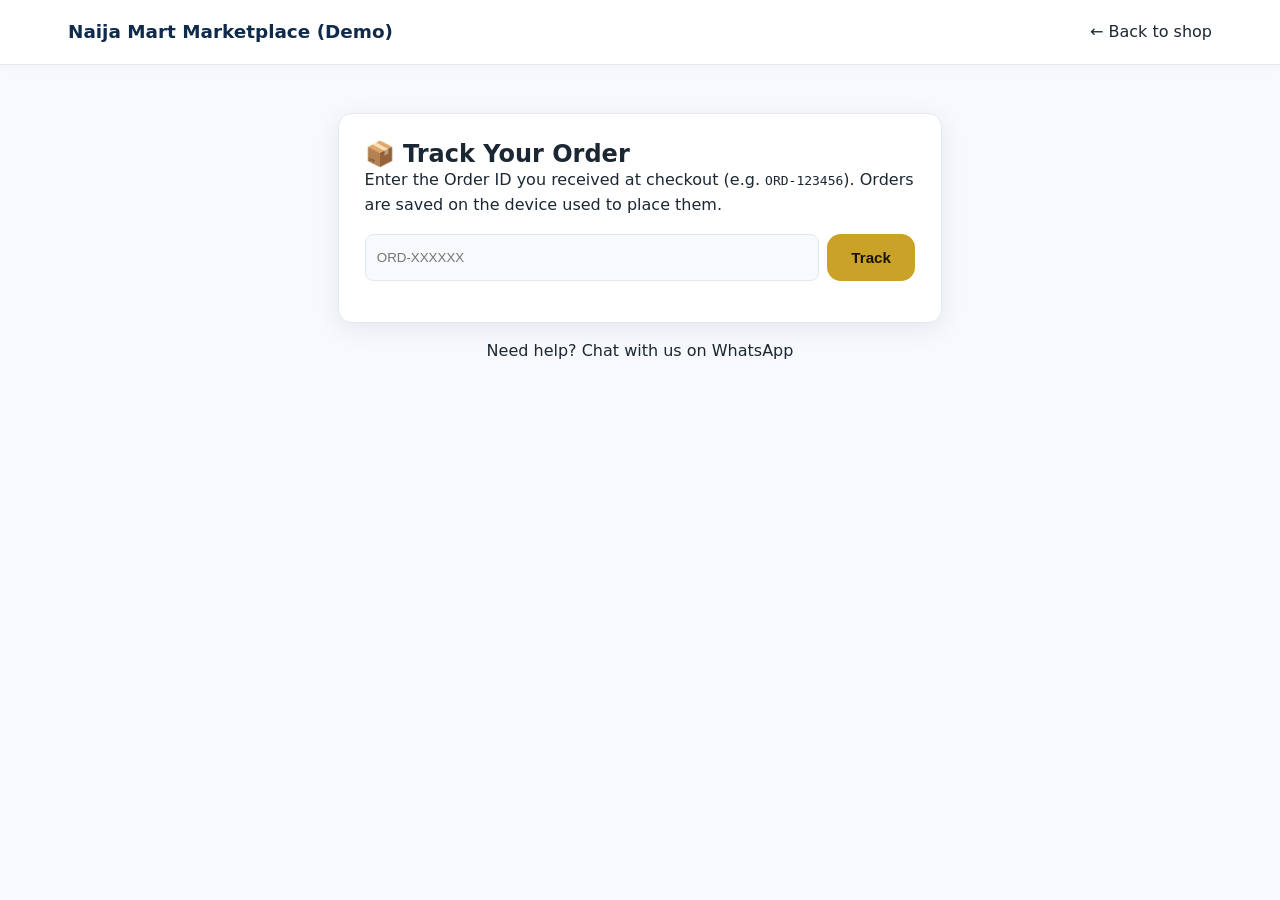
<file: demo-store/track.html>
<!DOCTYPE html>
<html lang="en">
<head>
<meta charset="UTF-8">
<meta name="viewport" content="width=device-width, initial-scale=1.0">
<title>Track Your Order</title>
<link rel="icon" href="assets/images/favicon.png">
<link rel="stylesheet" href="assets/css/style.css">
<link rel="stylesheet" href="assets/css/extras.css">
<script src="assets/js/config.js"></script>
</head>
<body>
<header class="site-header">
  <div class="container header-inner">
    <a href="index.html" class="brand"><span class="brand-name" id="brandName">Store</span></a>
    <nav class="main-nav"><a href="index.html">← Back to shop</a></nav>
  </div>
</header>

<div class="track-wrap">
  <div class="track-card">
    <h2>📦 Track Your Order</h2>
    <p class="muted">Enter the Order ID you received at checkout (e.g. <code>ORD-123456</code>). Orders are
       saved on the device used to place them.</p>
    <div class="track-search">
      <input id="orderInput" placeholder="ORD-XXXXXX">
      <button class="btn btn-primary" onclick="track()">Track</button>
    </div>
    <div id="result"></div>
    <div id="recentOrders"></div>
  </div>
  <p class="muted" style="text-align:center;margin-top:1rem">
    Need help? <a id="waHelp" target="_blank">Chat with us on WhatsApp</a>
  </p>
</div>

<div class="toast" id="toast"></div>

<script>
const cfg = window.STORE_CONFIG || {};
const sid = cfg.storeId || "default";
const $ = s => document.querySelector(s);
const fmt = n => (cfg.currencySymbol||"₦") + Number(n||0).toLocaleString("en-NG");
const esc = s => String(s??"").replace(/[&<>"']/g,m=>({"&":"&amp;","<":"&lt;",">":"&gt;",'"':"&quot;","'":"&#39;"}[m]));
document.getElementById("brandName").textContent = cfg.storeName || "Store";
$("#waHelp").href = `https://wa.me/${cfg.whatsapp}?text=${encodeURIComponent("Hi! I want to check my order status.")}`;

function getOrders(){ try{return JSON.parse(localStorage.getItem("sfp_orders_"+sid))||[];}catch{return[];} }

const STEPS = ["pending","paid","shipped","delivered"];
const STEP_LABELS = {pending:"Order placed",paid:"Payment confirmed",shipped:"Shipped",delivered:"Delivered"};

function renderOrder(o){
  const idx = STEPS.indexOf(o.status);
  const steps = STEPS.map((s,i)=>`<div class="step ${i<=idx?'done':''}"><div class="dot">${i<=idx?'✓':i+1}</div><small>${STEP_LABELS[s]}</small></div>`).join("");
  const items = o.items.map(it=>`<div class="order-item-row"><span>${esc(it.name)} × ${it.qty}</span><span>${fmt(it.price*it.qty)}</span></div>`).join("");
  return `<div style="margin-top:1.2rem">
    <h3>${esc(o.id)} <span class="order-status status-${o.status}">${o.status.toUpperCase()}</span></h3>
    <div class="steps">${steps}</div>
    ${items}
    <div class="order-item-row"><strong>Total</strong><strong>${fmt(o.total)}</strong></div>
    <p class="muted" style="margin-top:.6rem">Placed: ${new Date(o.date).toLocaleString()}</p>
    <a class="btn btn-primary btn-block" style="margin-top:.6rem" target="_blank"
       href="https://wa.me/${cfg.whatsapp}?text=${encodeURIComponent('Hi! Status update on order '+o.id+'?')}">💬 Ask about this order</a>
  </div>`;
}

function track(){
  const id = ($("#orderInput").value||"").trim().toUpperCase();
  const o = getOrders().find(x=>x.id.toUpperCase()===id);
  $("#result").innerHTML = o ? renderOrder(o)
    : `<p style="color:#b3261e;margin-top:1rem">Order not found on this device. Double-check the ID, or contact us on WhatsApp.</p>`;
}

// Show recent orders on this device
window.addEventListener("DOMContentLoaded",()=>{
  const orders = getOrders();
  if(orders.length){
    $("#recentOrders").innerHTML = `<h3 style="margin-top:1.6rem">Your recent orders</h3>` +
      orders.slice(0,5).map(o=>`<div class="order-item-row" style="cursor:pointer" onclick="document.getElementById('orderInput').value='${o.id}';track()">
        <span>${esc(o.id)} · ${new Date(o.date).toLocaleDateString()}</span>
        <span class="order-status status-${o.status}">${o.status}</span></div>`).join("");
  }
});
</script>
</body>
</html>
</file>
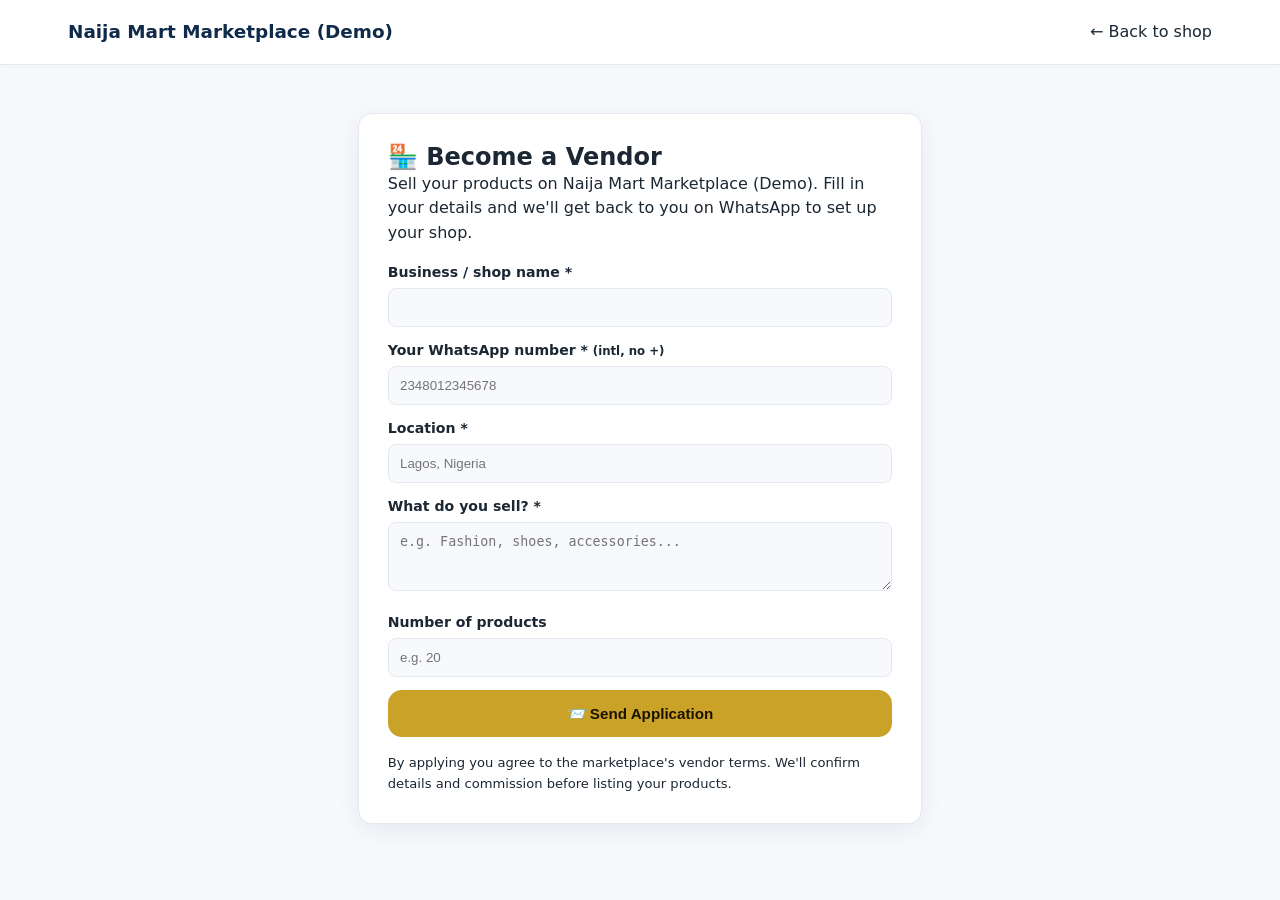
<file: demo-store/vendor-apply.html>
<!DOCTYPE html>
<html lang="en">
<head>
<meta charset="UTF-8">
<meta name="viewport" content="width=device-width, initial-scale=1.0">
<title>Become a Vendor</title>
<link rel="icon" href="assets/images/favicon.png">
<link rel="stylesheet" href="assets/css/style.css">
<link rel="stylesheet" href="assets/css/extras.css">
<script src="assets/js/config.js"></script>
<style>
  .apply-wrap{max-width:600px;margin:3rem auto;padding:0 18px}
  .apply-card{background:var(--card);border:1px solid var(--border);border-radius:var(--radius);padding:1.8rem;box-shadow:var(--shadow)}
  .apply-card .f{margin-bottom:.8rem}
  .apply-card label{display:block;font-weight:600;font-size:.88rem;margin-bottom:.25rem}
  .apply-card input,.apply-card textarea,.apply-card select{width:100%;padding:.7rem;border:1px solid var(--border);border-radius:8px;background:var(--light);color:var(--text)}
</style>
</head>
<body>
<header class="site-header">
  <div class="container header-inner">
    <a href="index.html" class="brand"><span class="brand-name" id="brandName">Store</span></a>
    <nav class="main-nav"><a href="index.html">← Back to shop</a></nav>
  </div>
</header>

<div class="apply-wrap">
  <div class="apply-card">
    <h2>🏪 Become a Vendor</h2>
    <p class="muted">Sell your products on <span id="storeNameInline">our marketplace</span>. Fill in your
       details and we'll get back to you on WhatsApp to set up your shop.</p>
    <form id="vendorForm" onsubmit="return false" style="margin-top:1rem">
      <div class="f"><label>Business / shop name *</label><input id="vName" required></div>
      <div class="f"><label>Your WhatsApp number * <small>(intl, no +)</small></label><input id="vWa" required placeholder="2348012345678"></div>
      <div class="f"><label>Location *</label><input id="vLoc" required placeholder="Lagos, Nigeria"></div>
      <div class="f"><label>What do you sell? *</label><textarea id="vSell" rows="3" required placeholder="e.g. Fashion, shoes, accessories..."></textarea></div>
      <div class="f"><label>Number of products</label><input id="vCount" type="number" placeholder="e.g. 20"></div>
      <button class="btn btn-primary btn-block" onclick="submitVendor()">📨 Send Application</button>
    </form>
    <p class="muted" style="margin-top:1rem;font-size:.82rem">By applying you agree to the marketplace's
       vendor terms. We'll confirm details and commission before listing your products.</p>
  </div>
</div>

<div class="toast" id="toast"></div>
<script>
const cfg = window.STORE_CONFIG || {};
const $ = s => document.querySelector(s);
document.getElementById("brandName").textContent = cfg.storeName || "Store";
document.getElementById("storeNameInline").textContent = cfg.storeName || "our marketplace";
function toast(m){const t=$("#toast");t.textContent=m;t.classList.add("show");setTimeout(()=>t.classList.remove("show"),2200);}
function submitVendor(){
  const name=$("#vName").value.trim(), wa=$("#vWa").value.trim(), loc=$("#vLoc").value.trim(),
        sell=$("#vSell").value.trim(), count=$("#vCount").value.trim();
  if(!name||!wa||!loc||!sell){ toast("Please fill all required fields"); return; }
  const msg = `🏪 VENDOR APPLICATION\nMarketplace: ${cfg.storeName}\n\n` +
    `Shop: ${name}\nWhatsApp: ${wa}\nLocation: ${loc}\nSells: ${sell}\nProducts: ${count||"—"}`;
  window.open(`https://wa.me/${cfg.whatsapp}?text=${encodeURIComponent(msg)}`, "_blank");
  // optional email backup via Formspree
  const fid = (cfg.newsletter && cfg.newsletter.formspreeId) || (cfg.orders && cfg.orders.alsoEmailFormspreeId);
  if(fid){ fetch("https://formspree.io/f/"+fid,{method:"POST",headers:{"Content-Type":"application/json",Accept:"application/json"},
    body:JSON.stringify({subject:"Vendor application: "+name,name,wa,loc,sell,count})}).catch(()=>{}); }
  toast("✅ Application sent! We'll be in touch.");
}
</script>
</body>
</html>
</file>
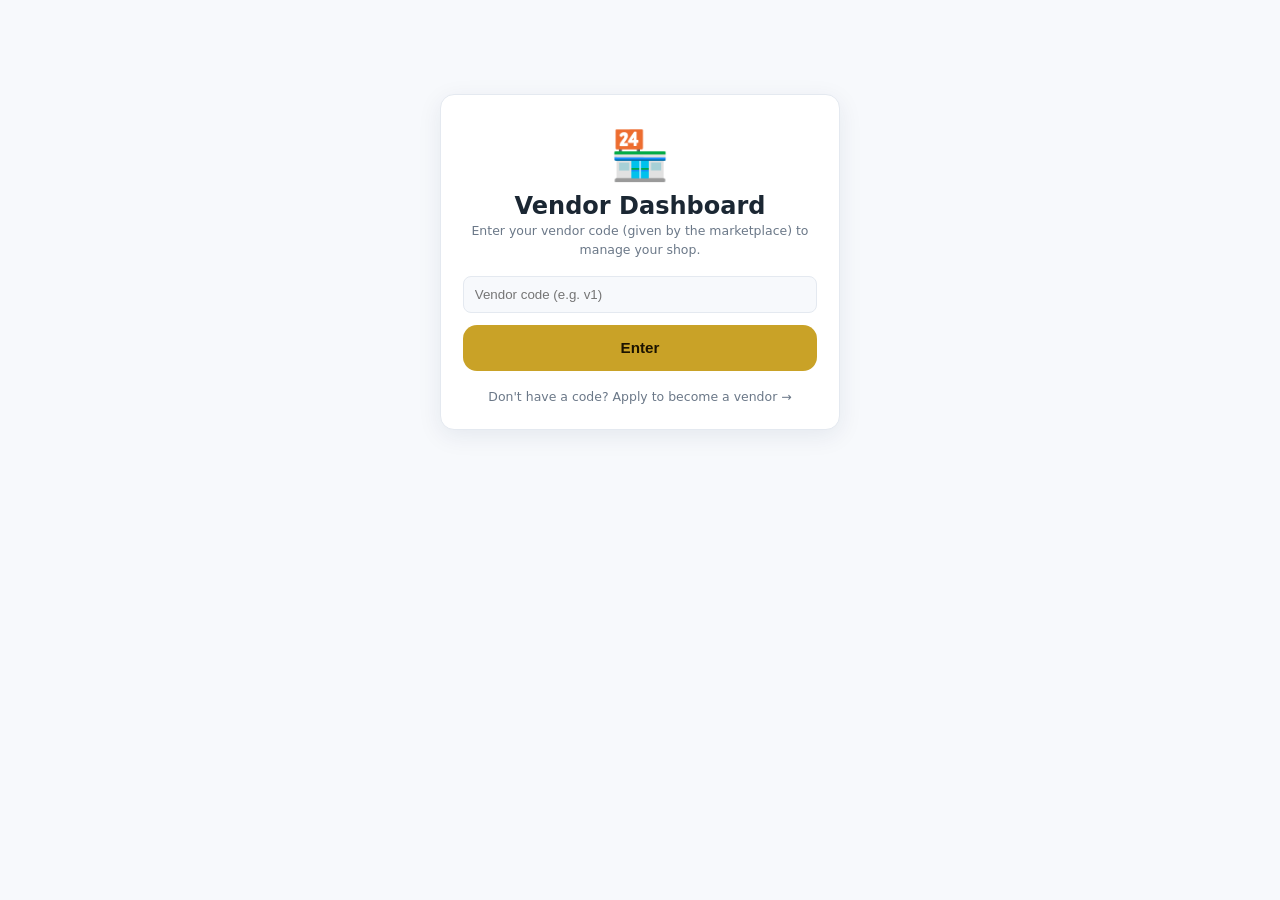
<file: demo-store/vendor.html>
<!DOCTYPE html>
<html lang="en">
<head>
<meta charset="UTF-8">
<meta name="viewport" content="width=device-width, initial-scale=1.0">
<meta name="robots" content="noindex,nofollow">
<title>Vendor Dashboard — HMG StoreForge</title>
<link rel="stylesheet" href="assets/css/style.css">
<style>
  .v-wrap{max-width:1000px;margin:0 auto;padding:1.4rem}
  .v-head{display:flex;justify-content:space-between;align-items:center;gap:1rem;flex-wrap:wrap;margin-bottom:1rem}
  .panel{background:var(--card);border:1px solid var(--border);border-radius:var(--radius);padding:1.4rem;margin-bottom:1.2rem;box-shadow:var(--shadow)}
  .grid2{display:grid;grid-template-columns:1fr 1fr;gap:.8rem}
  .grid3{display:grid;grid-template-columns:1fr 1fr 1fr;gap:.8rem}
  .f{margin-bottom:.7rem}
  .f label{display:block;font-weight:600;font-size:.86rem;margin-bottom:.25rem}
  .f input,.f textarea,.f select{width:100%;padding:.65rem;border:1px solid var(--border);border-radius:8px;background:var(--light);color:var(--text)}
  .hint{font-size:.78rem;color:var(--muted)}
  .stats{display:grid;grid-template-columns:repeat(auto-fit,minmax(150px,1fr));gap:1rem;margin-bottom:1.2rem}
  .stat{background:var(--card);border:1px solid var(--border);border-radius:12px;padding:1.1rem;box-shadow:var(--shadow)}
  .stat b{font-size:1.5rem;display:block;color:var(--primary)}
  [data-theme="dark"] .stat b{color:var(--accent)}
  .stat span{font-size:.8rem;color:var(--muted)}
  .prod-row{display:flex;gap:.8rem;align-items:center;padding:.6rem;border:1px solid var(--border);border-radius:10px;margin-bottom:.5rem;background:var(--light)}
  .prod-row img{width:50px;height:50px;border-radius:8px;object-fit:cover}
  .prod-row .meta{flex:1;font-size:.86rem}
  .mini{padding:.4rem .7rem;font-size:.78rem;border-radius:7px;cursor:pointer;border:1px solid var(--border);background:var(--card);color:var(--text)}
  .mini.del{color:#b3261e}
  .login-box{max-width:400px;margin:8vh auto;text-align:center}
  .lock{font-size:3rem}
  .preview-img{width:80px;height:80px;border-radius:8px;object-fit:cover;border:1px solid var(--border)}
  code{background:var(--light);padding:.1rem .4rem;border-radius:5px}
</style>
<script src="assets/js/config.js"></script>
</head>
<body>

<!-- LOGIN -->
<div id="loginGate" class="v-wrap">
  <div class="login-box panel">
    <div class="lock">🏪</div>
    <h2>Vendor Dashboard</h2>
    <p class="hint">Enter your vendor code (given by the marketplace) to manage your shop.</p>
    <div class="f" style="margin-top:1rem"><input id="vcode" placeholder="Vendor code (e.g. v1)" onkeydown="if(event.key==='Enter')login()"></div>
    <button class="btn btn-primary btn-block" onclick="login()">Enter</button>
    <p class="hint" style="margin-top:1rem">Don't have a code? <a href="vendor-apply.html">Apply to become a vendor →</a></p>
  </div>
</div>

<!-- DASHBOARD -->
<div id="dash" class="v-wrap" hidden>
  <div class="v-head">
    <div><h2 id="vName">Vendor</h2><span class="hint" id="vMeta"></span></div>
    <div><a class="mini" href="index.html" target="_blank">↗ View Store</a> <button class="mini del" onclick="logout()">Logout</button></div>
  </div>

  <div class="stats" id="vStats"></div>

  <!-- ADD / EDIT PRODUCT -->
  <div class="panel">
    <h3 id="formTitle">➕ Add a Product</h3>
    <div class="grid2">
      <div class="f"><label>Product name *</label><input id="fName"></div>
      <div class="f"><label>Category *</label><input id="fCat" placeholder="Fashion"></div>
    </div>
    <div class="grid3">
      <div class="f"><label>Price (₦) *</label><input id="fPrice" type="number"></div>
      <div class="f"><label>Old price</label><input id="fOld" type="number"></div>
      <div class="f"><label>Stock qty</label><input id="fQty" type="number"></div>
    </div>
    <div class="f"><label>Image — Google Drive link or URL *</label><input id="fImage" placeholder="Paste Drive link"></div>
    <div class="f" style="text-align:center"><img id="fPrev" class="preview-img" src="assets/images/placeholder.png"></div>
    <div class="f"><label>Description</label><textarea id="fDesc" rows="2"></textarea></div>
    <div class="grid2">
      <div class="f"><label>In stock?</label><select id="fStock"><option value="true">✅ In stock</option><option value="false">❌ Out</option></select></div>
      <div class="f"><label>Featured?</label><select id="fFeat"><option value="false">No</option><option value="true">⭐ Yes</option></select></div>
    </div>
    <button class="btn btn-primary" onclick="saveProduct()">💾 Save</button>
    <button class="btn btn-outline" id="cancelEdit" hidden onclick="resetForm()">Cancel</button>
  </div>

  <!-- MY PRODUCTS -->
  <div class="panel">
    <h3>📦 My Products (<span id="count">0</span>)</h3>
    <div id="list"></div>
  </div>

  <!-- MY ORDERS -->
  <div class="panel">
    <h3>🧾 My Orders</h3>
    <p class="hint">Orders containing your products (captured on this device / synced).</p>
    <div id="orders"></div>
  </div>

  <!-- PUBLISH -->
  <div class="panel">
    <h3>💾 Publish my products</h3>
    <p class="hint">Download your products and send the file to the marketplace admin to merge into the
       main <code>products.json</code> — or, if Supabase is enabled, your changes sync live.</p>
    <div style="display:flex;gap:.5rem;flex-wrap:wrap;margin-top:.6rem">
      <button class="btn btn-primary" onclick="downloadMine()">⬇ Download my products.json</button>
      <button class="btn btn-outline" onclick="copyMine()">📋 Copy JSON</button>
    </div>
  </div>

  <p class="hint" style="text-align:center">⚡ Powered by <a href="https://hmgtechnologies.pages.dev" target="_blank">HMG StoreForge v6</a></p>
</div>

<div class="toast" id="toast"></div>

<script>
const cfg = window.STORE_CONFIG || {};
const sid = cfg.storeId || "default";
const $ = s => document.querySelector(s);
const fmt = n => (cfg.currencySymbol||"₦") + Number(n||0).toLocaleString("en-NG");
const esc = s => String(s??"").replace(/[&<>"']/g,m=>({"&":"&amp;","<":"&lt;",">":"&gt;",'"':"&quot;","'":"&#39;"}[m]));
function toast(m){const t=$("#toast");t.textContent=m;t.classList.add("show");setTimeout(()=>t.classList.remove("show"),2000);}
let vendor=null, products=[], editId=null;
const KEY = ()=> "sf_vendor_products_"+sid+"_"+vendor.id;

function driveImage(url){ if(!url) return "assets/images/placeholder.png";
  const m=url.match(/\/d\/([a-zA-Z0-9_-]+)/)||url.match(/[?&]id=([a-zA-Z0-9_-]+)/);
  return m?`https://drive.google.com/thumbnail?id=${m[1]}&sz=w1000`:url; }

function vendors(){ return (cfg.marketplace&&cfg.marketplace.vendors)||[]; }

function login(){
  const code=($("#vcode").value||"").trim();
  const v = vendors().find(x=>x.id.toLowerCase()===code.toLowerCase() || (x.code&&x.code===code));
  if(!v){ toast("❌ Unknown vendor code"); return; }
  vendor=v; sessionStorage.setItem("sf_vendor", v.id); showDash();
}
function logout(){ sessionStorage.removeItem("sf_vendor"); location.reload(); }

async function showDash(){
  $("#loginGate").hidden=true; $("#dash").hidden=false;
  $("#vName").textContent = "🏪 "+vendor.name;
  $("#vMeta").textContent = `Vendor ${vendor.id} · 📍 ${vendor.location||""} · ⭐ ${vendor.rating||5}`;
  $("#fImage").oninput=()=>$("#fPrev").src=driveImage($("#fImage").value);
  await loadMine();
  render(); renderOrders(); renderStats();
}

async function loadMine(){
  // local edits first
  const saved=localStorage.getItem(KEY());
  if(saved){ products=JSON.parse(saved); return; }
  // else pull my products from the main catalog
  try{ const r=await fetch("products.json",{cache:"no-store"}); if(r.ok){ const d=await r.json();
    products=(d.products||d).filter(p=>p.vendor===vendor.id); } }catch(e){}
}
function persist(){ localStorage.setItem(KEY(), JSON.stringify(products)); }

function saveProduct(){
  const name=$("#fName").value.trim(), price=parseFloat($("#fPrice").value), cat=$("#fCat").value.trim(), img=$("#fImage").value.trim();
  if(!name||!price||!cat||!img){ toast("Fill name, price, category & image"); return; }
  const obj={ id:editId||("p"+Date.now()), name, price, oldPrice:parseFloat($("#fOld").value)||null,
    category:cat, qty:$("#fQty").value!==""?parseInt($("#fQty").value):null,
    description:$("#fDesc").value.trim(), image:img, image_url:img,
    stock:$("#fStock").value==="true", featured:$("#fFeat").value==="true",
    vendor:vendor.id, active:true,
    created_at: editId?(products.find(p=>p.id===editId)?.created_at||new Date().toISOString()):new Date().toISOString() };
  if(editId) products=products.map(p=>p.id===editId?obj:p); else products.unshift(obj);
  persist(); resetForm(); render(); renderStats(); toast("✅ Saved (publish below)");
}
function editProduct(id){ const p=products.find(x=>x.id===id); if(!p)return; editId=id;
  $("#formTitle").textContent="✏️ Edit Product"; $("#cancelEdit").hidden=false;
  $("#fName").value=p.name;$("#fCat").value=p.category;$("#fPrice").value=p.price;$("#fOld").value=p.oldPrice||"";
  $("#fQty").value=(p.qty??"");$("#fImage").value=p.image||p.image_url||"";$("#fPrev").src=driveImage(p.image||p.image_url);
  $("#fDesc").value=p.description||"";$("#fStock").value=String(p.stock!==false);$("#fFeat").value=String(!!p.featured);
  window.scrollTo({top:0,behavior:"smooth"}); }
function deleteProduct(id){ if(!confirm("Delete?"))return; products=products.filter(p=>p.id!==id); persist(); render(); renderStats(); toast("Deleted"); }
function resetForm(){ editId=null; $("#formTitle").textContent="➕ Add a Product"; $("#cancelEdit").hidden=true;
  ["fName","fCat","fPrice","fOld","fQty","fImage","fDesc"].forEach(i=>$("#"+i).value=""); $("#fPrev").src="assets/images/placeholder.png";
  $("#fStock").value="true"; $("#fFeat").value="false"; }

function render(){
  $("#count").textContent=products.length;
  $("#list").innerHTML = products.length? products.map(p=>`
    <div class="prod-row">
      <img src="${driveImage(p.image||p.image_url)}" onerror="this.src='assets/images/placeholder.png'">
      <div class="meta"><strong>${esc(p.name)}</strong> ${p.featured?"⭐":""} ${p.stock===false?"❌":""}<br>
      <small>${esc(p.category)} · ${fmt(p.price)} ${(typeof p.qty==="number")?"· qty "+p.qty:""}</small></div>
      <div><button class="mini" onclick="editProduct('${p.id}')">Edit</button>
      <button class="mini del" onclick="deleteProduct('${p.id}')">Delete</button></div>
    </div>`).join("") : `<p class="hint">No products yet. Add your first product above.</p>`;
}

function myOrders(){
  // read store-wide orders; keep those that include any of my product names
  let all=[]; try{ all=JSON.parse(localStorage.getItem("sfp_orders_"+sid))||[]; }catch{}
  const mine=new Set(products.map(p=>p.name));
  return all.map(o=>({...o, items:(o.items||[]).filter(it=>mine.has(it.name))})).filter(o=>o.items.length);
}
function renderOrders(){
  const orders=myOrders();
  $("#orders").innerHTML = orders.length? `<table style="width:100%;border-collapse:collapse;font-size:.85rem">
    <tr><th style="text-align:left;padding:.4rem">Order</th><th style="text-align:left;padding:.4rem">Items</th><th style="text-align:left;padding:.4rem">Subtotal</th><th style="text-align:left;padding:.4rem">Date</th></tr>`+
    orders.map(o=>{const sub=o.items.reduce((s,i)=>s+i.price*i.qty,0);return `<tr>
      <td style="padding:.4rem;border-top:1px solid var(--border)">${esc(o.id)}</td>
      <td style="padding:.4rem;border-top:1px solid var(--border)">${o.items.map(i=>esc(i.name)+" ×"+i.qty).join(", ")}</td>
      <td style="padding:.4rem;border-top:1px solid var(--border)">${fmt(sub)}</td>
      <td style="padding:.4rem;border-top:1px solid var(--border)"><small>${new Date(o.date).toLocaleDateString()}</small></td></tr>`;}).join("")+`</table>`
    : `<p class="hint">No orders for your products yet.</p>`;
}
function renderStats(){
  const orders=myOrders();
  const revenue=orders.reduce((s,o)=>s+o.items.reduce((a,i)=>a+i.price*i.qty,0),0);
  const units=orders.reduce((s,o)=>s+o.items.reduce((a,i)=>a+i.qty,0),0);
  const low=products.filter(p=>typeof p.qty==="number"&&p.qty<=3).length;
  $("#vStats").innerHTML=[[products.length,"Products"],[orders.length,"Orders"],[fmt(revenue),"Revenue"],[units,"Units sold"],[low,"Low stock"]]
    .map(([v,l])=>`<div class="stat"><b>${v}</b><span>${l}</span></div>`).join("");
}

function buildJSON(){ return JSON.stringify({vendor:vendor.id, products:products.map(p=>({
  id:p.id,name:p.name,price:p.price,oldPrice:p.oldPrice||null,category:p.category,description:p.description||"",
  image:p.image||p.image_url,stock:p.stock!==false,featured:!!p.featured,qty:(p.qty??null),vendor:vendor.id,
  created_at:p.created_at}))},null,2); }
function downloadMine(){ const b=new Blob([buildJSON()],{type:"application/json"});
  const a=document.createElement("a");a.href=URL.createObjectURL(b);a.download=vendor.id+"-products.json";a.click();
  toast("⬇ Downloaded — send to marketplace admin"); }
function copyMine(){ navigator.clipboard.writeText(buildJSON()).then(()=>toast("📋 Copied")); }

// auto-login if session
window.addEventListener("DOMContentLoaded",()=>{
  const id=sessionStorage.getItem("sf_vendor");
  if(id){ const v=vendors().find(x=>x.id===id); if(v){ vendor=v; showDash(); } }
});
</script>
</body>
</html>
</file>
<file: demo-store/assets/css/style.css>
/* ============================================================================
 * HMG StoreForge — Store Template Stylesheet
 * Theme colours are injected via CSS variables (overridden by config.js).
 * Mobile-first, fast, no external dependencies (works offline / in preview).
 * ==========================================================================*/

:root{
  --primary:#0f2a4a; --accent:#c9a227; --accent2:#14857c;
  --dark:#0a1929; --light:#f7f9fc; --text:#1b2733;
  --card:#ffffff; --border:#e4e9f0; --muted:#6b7888;
  --radius:14px; --shadow:0 6px 24px rgba(15,42,74,.08);
  --maxw:1180px;
}
[data-theme="dark"]{
  --light:#0c1622; --card:#13202f; --text:#e7edf5; --border:#22344a;
  --muted:#9fb0c4; --shadow:0 6px 24px rgba(0,0,0,.4);
}

*{box-sizing:border-box;margin:0;padding:0}
html{scroll-behavior:smooth}
body{font-family:system-ui,-apple-system,"Segoe UI",Roboto,Arial,sans-serif;
  background:var(--light);color:var(--text);line-height:1.55}
img{max-width:100%;display:block}
a{color:inherit;text-decoration:none}
.container{max-width:var(--maxw);margin:0 auto;padding:0 18px}
h1,h2,h3,h4{line-height:1.2;color:var(--text)}
section{padding:54px 0}

/* Buttons */
.btn{display:inline-flex;align-items:center;justify-content:center;gap:.4rem;
  padding:.8rem 1.4rem;border-radius:var(--radius);font-weight:600;cursor:pointer;
  border:2px solid transparent;font-size:.95rem;transition:.18s;white-space:nowrap}
.btn-primary{background:var(--accent);color:#1b1300}
.btn-primary:hover{filter:brightness(1.06);transform:translateY(-1px)}
.btn-outline{background:transparent;border-color:currentColor;color:var(--primary)}
[data-theme="dark"] .btn-outline{color:var(--text)}
.btn-outline:hover{background:rgba(0,0,0,.05)}
.btn-block{width:100%}
.btn-text{background:none;border:none;color:var(--muted)}
.icon-btn{background:none;border:none;font-size:1.25rem;cursor:pointer;position:relative;color:var(--text)}

/* Announcement */
.announce{background:var(--primary);color:#fff;text-align:center;font-size:.9rem;
  padding:.55rem 2.4rem .55rem 1rem;position:relative}
.announce-close{position:absolute;right:.6rem;top:50%;transform:translateY(-50%);
  background:none;border:none;color:#fff;cursor:pointer;font-size:.95rem}

/* Header */
.site-header{position:sticky;top:0;z-index:40;background:var(--card);
  border-bottom:1px solid var(--border);box-shadow:0 2px 10px rgba(0,0,0,.03)}
.header-inner{display:flex;align-items:center;justify-content:space-between;height:64px;gap:1rem}
.brand{display:flex;align-items:center;gap:.55rem;font-weight:800;font-size:1.15rem;color:var(--primary)}
[data-theme="dark"] .brand{color:var(--text)}
.brand-logo{height:38px;width:auto;border-radius:8px}
.main-nav{display:flex;gap:1.4rem}
.main-nav a{font-weight:500;color:var(--text)}
.main-nav a:hover{color:var(--accent)}
.header-actions{display:flex;align-items:center;gap:.9rem}
.cart-count{position:absolute;top:-8px;right:-10px;background:var(--accent);color:#1b1300;
  font-size:.7rem;font-weight:700;border-radius:50%;min-width:18px;height:18px;
  display:flex;align-items:center;justify-content:center;padding:0 4px}
.nav-toggle{display:none}

/* Hero */
.hero{background:linear-gradient(135deg,var(--primary),var(--accent2));color:#fff;padding:60px 0}
.hero-inner{display:grid;grid-template-columns:1.1fr .9fr;gap:2.4rem;align-items:center}
.hero-eyebrow{opacity:.9;font-size:.9rem;margin-bottom:.6rem}
.hero h1{font-size:2.7rem;color:#fff;margin-bottom:.6rem}
.hero-tagline{font-size:1.15rem;opacity:.95;margin-bottom:1.4rem;max-width:34ch}
.hero-cta{display:flex;gap:.8rem;flex-wrap:wrap;margin-bottom:1.6rem}
.hero .btn-outline{color:#fff}
.hero-trust{display:flex;gap:1.2rem;flex-wrap:wrap;font-size:.88rem;opacity:.92}
.hero-image img{border-radius:18px;box-shadow:0 18px 50px rgba(0,0,0,.3);aspect-ratio:4/3;object-fit:cover;width:100%}
.hero-image.no-img{background:rgba(255,255,255,.12);border-radius:18px;min-height:240px}

/* Toolbar */
.toolbar{padding:18px 0;background:var(--card);border-bottom:1px solid var(--border);position:sticky;top:64px;z-index:30}
.toolbar-inner{display:flex;gap:.7rem;flex-wrap:wrap}
.search-input,.filter-select{padding:.7rem .9rem;border:1px solid var(--border);
  border-radius:10px;font-size:.92rem;background:var(--light);color:var(--text)}
.search-input{flex:1;min-width:220px}
.filter-select{cursor:pointer}

/* Category pills */
.category-strip{padding:18px 0 0}
.category-pills{display:flex;gap:.55rem;flex-wrap:wrap}
.cat-pill{padding:.5rem 1rem;border:1px solid var(--border);border-radius:999px;
  background:var(--card);cursor:pointer;font-size:.86rem;font-weight:500;transition:.15s}
.cat-pill.active,.cat-pill:hover{background:var(--primary);color:#fff;border-color:var(--primary)}

/* Products */
.section-head{display:flex;align-items:baseline;justify-content:space-between;
  margin-bottom:1.4rem;flex-wrap:wrap;gap:.5rem}
.section-head h2{font-size:1.8rem}
.result-count{color:var(--muted);font-size:.9rem}
.product-grid{display:grid;grid-template-columns:repeat(auto-fill,minmax(220px,1fr));gap:1.2rem}
.product-card{background:var(--card);border:1px solid var(--border);border-radius:var(--radius);
  overflow:hidden;display:flex;flex-direction:column;transition:.18s;box-shadow:var(--shadow)}
.product-card:hover{transform:translateY(-4px)}
.pc-img{position:relative;aspect-ratio:1/1;background:var(--light);cursor:pointer;overflow:hidden}
.pc-img img{width:100%;height:100%;object-fit:cover;transition:.3s}
.product-card:hover .pc-img img{transform:scale(1.05)}
.pc-badge{position:absolute;top:8px;left:8px;background:var(--accent);color:#1b1300;
  font-size:.7rem;font-weight:700;padding:.2rem .55rem;border-radius:6px}
.pc-badge.out{background:#b3261e;color:#fff}
.pc-body{padding:.9rem;display:flex;flex-direction:column;gap:.4rem;flex:1}
.pc-cat{font-size:.74rem;color:var(--muted);text-transform:uppercase;letter-spacing:.04em}
.pc-name{font-size:1rem;font-weight:600;cursor:pointer}
.pc-name:hover{color:var(--accent)}
.pc-price{font-size:1.2rem;font-weight:800;color:var(--primary)}
[data-theme="dark"] .pc-price{color:var(--accent)}
.pc-old{font-size:.85rem;color:var(--muted);text-decoration:line-through;margin-left:.4rem;font-weight:500}
.pc-actions{margin-top:auto;display:flex;gap:.5rem}
.pc-actions .btn{flex:1;padding:.6rem;font-size:.85rem}

/* About */
.about-inner{display:grid;grid-template-columns:1.4fr .9fr;gap:2rem;align-items:start}
.about-section h2{margin-bottom:1rem;font-size:1.8rem}
.about-points{list-style:none;margin-top:1rem;display:grid;gap:.5rem}
.about-card{background:var(--card);border:1px solid var(--border);border-radius:var(--radius);
  padding:1.6rem;box-shadow:var(--shadow)}
.about-card h3{margin-bottom:.8rem}
.about-card p{margin-bottom:.5rem}
.about-card .btn{margin-top:1rem}

/* Contact */
.contact-section{background:var(--card)}
.contact-grid{display:grid;grid-template-columns:repeat(auto-fit,minmax(200px,1fr));gap:1.2rem;margin-top:1.4rem}
.contact-card{background:var(--light);border:1px solid var(--border);border-radius:var(--radius);
  padding:1.6rem;text-align:center;transition:.18s;cursor:pointer}
.contact-card:hover{transform:translateY(-3px);border-color:var(--accent)}
.contact-ico{font-size:2rem;display:block;margin-bottom:.6rem}
.contact-card p{color:var(--muted);font-size:.9rem}

/* Footer */
.site-footer{background:var(--dark);color:#cdd8e6;padding-top:48px}
.footer-inner{display:grid;grid-template-columns:1.4fr 1fr 1fr;gap:2rem;padding-bottom:30px}
.footer-col h4{color:#fff;margin-bottom:.8rem}
.footer-col a{display:block;color:#aeb ;color:#9fb0c4;margin-bottom:.4rem;font-size:.92rem}
.footer-col a:hover{color:var(--accent)}
.footer-col .muted{color:#7d8da0}
.social-row{display:flex;gap:.6rem;flex-wrap:wrap}
.social-row a{background:rgba(255,255,255,.08);width:40px;height:40px;border-radius:10px;
  display:flex;align-items:center;justify-content:center;font-size:1.1rem;margin:0}
.social-row a:hover{background:var(--accent)}
.footer-bottom{border-top:1px solid rgba(255,255,255,.1);padding:18px;text-align:center;font-size:.85rem;color:#8a99ac}
.hmg-powered{margin-top:.5rem;font-size:.85rem;color:#9fb0c4}
.hmg-powered a{color:var(--accent);font-weight:600}
.hmg-sep{margin:0 .4rem;opacity:.5}

/* Cart drawer */
.cart-overlay,.modal-overlay{position:fixed;inset:0;background:rgba(8,16,28,.55);
  z-index:60;opacity:0;visibility:hidden;transition:.25s}
.cart-overlay.open,.modal-overlay.open{opacity:1;visibility:visible}
.cart-drawer{position:fixed;top:0;right:0;height:100%;width:380px;max-width:90vw;
  background:var(--card);z-index:70;display:flex;flex-direction:column;
  transform:translateX(100%);transition:.28s;box-shadow:-10px 0 40px rgba(0,0,0,.2)}
.cart-drawer.open{transform:translateX(0)}
.cart-head{display:flex;justify-content:space-between;align-items:center;padding:1.1rem;border-bottom:1px solid var(--border)}
.cart-items{flex:1;overflow-y:auto;padding:1rem}
.cart-item{display:flex;gap:.7rem;padding:.7rem 0;border-bottom:1px solid var(--border)}
.cart-item img{width:60px;height:60px;border-radius:8px;object-fit:cover}
.ci-info{flex:1}.ci-name{font-weight:600;font-size:.9rem}.ci-price{color:var(--muted);font-size:.85rem}
.ci-qty{display:flex;align-items:center;gap:.5rem;margin-top:.3rem}
.ci-qty button{width:24px;height:24px;border:1px solid var(--border);background:var(--light);
  border-radius:6px;cursor:pointer;color:var(--text)}
.ci-remove{background:none;border:none;color:#b3261e;cursor:pointer;font-size:.8rem}
.cart-foot{padding:1.1rem;border-top:1px solid var(--border)}
.cart-total{display:flex;justify-content:space-between;font-size:1.1rem;margin-bottom:.9rem}
.cart-total strong{color:var(--primary)}
[data-theme="dark"] .cart-total strong{color:var(--accent)}
.cart-empty{text-align:center;color:var(--muted);padding:2rem 0}

/* Modal */
.modal{position:fixed;top:50%;left:50%;transform:translate(-50%,-46%) scale(.96);
  background:var(--card);border-radius:var(--radius);z-index:71;width:min(680px,94vw);
  max-height:90vh;overflow-y:auto;opacity:0;visibility:hidden;transition:.22s}
.modal-overlay.open + .modal,.modal.open{opacity:1;visibility:visible;transform:translate(-50%,-50%) scale(1)}
.modal-close{position:absolute;top:.8rem;right:.8rem;background:var(--light);border:1px solid var(--border);
  width:34px;height:34px;border-radius:50%;cursor:pointer;font-size:1rem;z-index:2;color:var(--text)}
.modal-body{padding:1.6rem}
.modal-product{display:grid;grid-template-columns:1fr 1fr;gap:1.4rem}
.modal-product img{border-radius:12px;aspect-ratio:1/1;object-fit:cover;width:100%}
.mp-price{font-size:1.6rem;font-weight:800;color:var(--primary);margin:.6rem 0}
[data-theme="dark"] .mp-price{color:var(--accent)}
.mp-desc{color:var(--text);margin:.6rem 0 1rem;white-space:pre-line}
.checkout-form label{display:block;margin:.7rem 0 .25rem;font-weight:600;font-size:.9rem}
.checkout-form input,.checkout-form textarea,.checkout-form select{width:100%;padding:.7rem;
  border:1px solid var(--border);border-radius:8px;background:var(--light);color:var(--text);font-size:.92rem}
.checkout-summary{background:var(--light);border-radius:10px;padding:1rem;margin:1rem 0;font-size:.9rem}
.checkout-summary .row{display:flex;justify-content:space-between;padding:.25rem 0}
.pay-options{display:grid;gap:.6rem;margin:.8rem 0}
.pay-option{border:2px solid var(--border);border-radius:10px;padding:.9rem;cursor:pointer;display:flex;gap:.6rem;align-items:flex-start}
.pay-option.sel{border-color:var(--accent);background:rgba(201,162,39,.06)}
.pay-option input{width:auto;margin-top:.3rem}

/* Floating WhatsApp */
.float-wa{position:fixed;bottom:22px;right:22px;width:56px;height:56px;border-radius:50%;
  background:#25D366;color:#fff;display:flex;align-items:center;justify-content:center;
  font-size:1.6rem;box-shadow:0 8px 24px rgba(37,211,102,.45);z-index:50}
.float-wa:hover{transform:scale(1.08)}

/* Toast */
.toast{position:fixed;bottom:90px;left:50%;transform:translateX(-50%) translateY(20px);
  background:var(--primary);color:#fff;padding:.8rem 1.3rem;border-radius:10px;
  opacity:0;visibility:hidden;transition:.25s;z-index:90;font-size:.9rem;box-shadow:var(--shadow)}
.toast.show{opacity:1;visibility:visible;transform:translateX(-50%) translateY(0)}

.loading,.empty-state{grid-column:1/-1;text-align:center;color:var(--muted);padding:3rem 0}

/* Responsive */
@media(max-width:860px){
  .hero-inner,.about-inner{grid-template-columns:1fr}
  .hero-image{order:-1}
  .footer-inner{grid-template-columns:1fr 1fr}
  .modal-product{grid-template-columns:1fr}
}
@media(max-width:640px){
  .main-nav{position:absolute;top:64px;left:0;right:0;background:var(--card);flex-direction:column;
    padding:1rem;gap:1rem;border-bottom:1px solid var(--border);display:none}
  .main-nav.open{display:flex}
  .nav-toggle{display:block}
  .hero h1{font-size:2rem}
  .footer-inner{grid-template-columns:1fr}
}
</file>
<file: demo-store/assets/css/extras.css>
/* ============================================================================
 * HMG StoreForge v2 — Extras stylesheet (loaded after style.css)
 * Styles for wishlist, reviews, variants, gallery, coupons, delivery, newsletter,
 * recently viewed, back-to-top, abandoned-cart bar, order tracking.
 * ==========================================================================*/

/* Wishlist heart on product cards */
.wish-btn{position:absolute;top:8px;right:8px;width:34px;height:34px;border-radius:50%;
  border:none;background:rgba(255,255,255,.92);cursor:pointer;font-size:1rem;line-height:1;
  display:flex;align-items:center;justify-content:center;color:#b9c2cf;box-shadow:0 2px 6px rgba(0,0,0,.15);transition:.15s}
.wish-btn:hover{transform:scale(1.1)}
.wish-btn.on{color:#e0245e;background:#fff}
[data-theme="dark"] .wish-btn{background:rgba(19,32,47,.9)}

.pc-badge.low{background:#e67700;color:#fff;top:auto;bottom:8px;left:8px}

/* Mini product grids (recently viewed / related / wishlist) */
.mini-grid{display:grid;grid-template-columns:repeat(auto-fill,minmax(150px,1fr));gap:.9rem}
.mini-pc{background:var(--card);border:1px solid var(--border);border-radius:12px;padding:.6rem;cursor:pointer;transition:.15s;text-align:left}
.mini-pc:hover{transform:translateY(-3px)}
.mini-pc img{width:100%;aspect-ratio:1/1;object-fit:cover;border-radius:8px;margin-bottom:.4rem}
.mpc-name{font-size:.82rem;font-weight:600;line-height:1.2;margin-bottom:.2rem}
.mpc-price{font-size:.9rem;font-weight:800;color:var(--accent2)}
[data-theme="dark"] .mpc-price{color:var(--accent)}
.link-btn{background:none;border:none;color:var(--muted);cursor:pointer;font-size:.75rem;text-decoration:underline;margin-top:.3rem}

/* Recently viewed section spacing */
.recent-section{padding:30px 0}

/* Product modal extras */
.mp-rating{color:#f0a500;font-size:1.1rem;margin-top:.3rem}
.mp-rating small{color:var(--muted);font-size:.8rem}
.mp-stock{font-weight:600;margin:.3rem 0;font-size:.9rem}
.mp-stock.low{color:#e67700}
.mp-thumbs{display:flex;gap:.5rem;margin-top:.6rem;flex-wrap:wrap}
.mp-thumbs img{width:54px;height:54px;object-fit:cover;border-radius:8px;border:2px solid var(--border);cursor:pointer}
.mp-thumbs img.sel{border-color:var(--accent)}
.variant-group{margin:.6rem 0}
.variant-group label{display:block;font-weight:600;font-size:.85rem;margin-bottom:.3rem}
.variant-opts{display:flex;gap:.4rem;flex-wrap:wrap}
.variant-opt{padding:.4rem .8rem;border:1px solid var(--border);border-radius:8px;background:var(--light);cursor:pointer;font-size:.85rem;color:var(--text)}
.variant-opt.sel{border-color:var(--accent);background:rgba(201,162,39,.12);font-weight:600}
.mp-actions2{display:flex;gap:.5rem;margin-top:.7rem}
.mp-actions2 .btn{flex:1;font-size:.85rem;padding:.6rem}
.wish-btn.on{color:#e0245e}

/* Reviews */
.reviews-block,.related-block{margin-top:1.6rem;border-top:1px solid var(--border);padding-top:1.2rem}
.reviews-block h3,.related-block h3{margin-bottom:.8rem}
.review{background:var(--light);border-radius:10px;padding:.8rem;margin-bottom:.6rem}
.review .r-stars{color:#f0a500}
.review p{margin:.3rem 0;font-size:.9rem}
.review small{color:var(--muted)}
.review-form{margin-top:1rem;background:var(--light);border-radius:10px;padding:1rem}
.review-form h4{margin-bottom:.6rem}
.review-form input,.review-form select,.review-form textarea{width:100%;padding:.6rem;margin-bottom:.5rem;
  border:1px solid var(--border);border-radius:8px;background:var(--card);color:var(--text)}

/* Coupon + delivery in checkout */
.coupon-row{display:flex;gap:.5rem;margin:.6rem 0 .2rem}
.coupon-row input{flex:1;padding:.6rem;border:1px solid var(--border);border-radius:8px;background:var(--light);color:var(--text)}
.coupon-msg{font-size:.82rem;min-height:1em;margin-bottom:.4rem}
.checkout-totals{background:var(--light);border-radius:10px;padding:.8rem;margin:.6rem 0;font-size:.9rem}
.checkout-totals .row{display:flex;justify-content:space-between;padding:.2rem 0}
.checkout-totals .grand{border-top:1px solid var(--border);margin-top:.4rem;padding-top:.4rem;font-size:1.05rem}

/* Newsletter */
.newsletter-section{background:linear-gradient(135deg,var(--primary),var(--accent2));color:#fff}
.newsletter-inner{display:flex;align-items:center;justify-content:space-between;gap:1.5rem;flex-wrap:wrap}
.newsletter-inner h2{color:#fff}
.newsletter-form{display:flex;gap:.5rem;flex:1;min-width:280px;max-width:480px}
.newsletter-form input{flex:1;padding:.8rem;border:none;border-radius:10px}

/* Back to top */
.back-top{position:fixed;bottom:88px;left:22px;width:46px;height:46px;border-radius:50%;border:none;
  background:var(--primary);color:#fff;font-size:1.2rem;cursor:pointer;opacity:0;visibility:hidden;
  transition:.25s;z-index:50;box-shadow:0 6px 18px rgba(0,0,0,.25)}
.back-top.show{opacity:1;visibility:visible}

/* Abandoned cart bar */
.abandon-bar{position:fixed;bottom:0;left:0;right:0;background:var(--accent);color:#1b1300;
  padding:.8rem 1rem;display:flex;align-items:center;justify-content:center;gap:1rem;flex-wrap:wrap;
  z-index:55;font-weight:600;box-shadow:0 -4px 16px rgba(0,0,0,.15)}
.abandon-bar .btn{padding:.5rem 1rem;font-size:.85rem}
.abandon-close{position:absolute;right:.8rem;background:none;border:none;cursor:pointer;font-size:1rem}

/* Order tracking page */
.track-wrap{max-width:640px;margin:3rem auto;padding:0 18px}
.track-card{background:var(--card);border:1px solid var(--border);border-radius:var(--radius);padding:1.6rem;box-shadow:var(--shadow)}
.track-search{display:flex;gap:.5rem;margin:1rem 0}
.track-search input{flex:1;padding:.7rem;border:1px solid var(--border);border-radius:8px;background:var(--light);color:var(--text)}
.order-status{display:inline-block;padding:.3rem .8rem;border-radius:999px;font-weight:700;font-size:.8rem}
.status-pending{background:#fff3cd;color:#856404}
.status-paid{background:#cce5ff;color:#004085}
.status-shipped{background:#d1ecf1;color:#0c5460}
.status-delivered{background:#d4edda;color:#155724}
.order-item-row{display:flex;justify-content:space-between;padding:.3rem 0;border-bottom:1px solid var(--border);font-size:.9rem}
.steps{display:flex;justify-content:space-between;margin:1.4rem 0;position:relative}
.steps:before{content:"";position:absolute;top:14px;left:8%;right:8%;height:3px;background:var(--border)}
.step{text-align:center;position:relative;z-index:1;flex:1}
.step .dot{width:30px;height:30px;border-radius:50%;background:var(--border);color:#fff;display:flex;align-items:center;justify-content:center;margin:0 auto .4rem;font-size:.8rem}
.step.done .dot{background:#0f9d58}
.step small{font-size:.72rem;color:var(--muted)}

@media(max-width:560px){.newsletter-inner{flex-direction:column;align-items:flex-start}}

/* ============================================================================
 * v3 styles — store hours, FAQ, testimonials, currency, price filter, modals
 * ==========================================================================*/

/* Store hours indicator */
.store-hours{display:inline-flex;align-items:center;gap:.4rem;font-size:.82rem;color:var(--muted);margin-left:.6rem}
.hours-dot{width:9px;height:9px;border-radius:50%;display:inline-block}
.hours-dot.open{background:#0f9d58;box-shadow:0 0 0 3px rgba(15,157,88,.2)}
.hours-dot.closed{background:#b3261e;box-shadow:0 0 0 3px rgba(179,38,30,.2)}

/* Currency switcher */
.currency-switch{display:flex;gap:.3rem;margin-left:.5rem}
.cur-btn{padding:.25rem .55rem;border:1px solid var(--border);border-radius:7px;background:var(--card);
  cursor:pointer;font-size:.75rem;font-weight:600;color:var(--text)}
.cur-btn.active{background:var(--primary);color:#fff;border-color:var(--primary)}
.cur-alt{display:block;font-size:.72rem;color:var(--muted);font-weight:500;margin-top:.1rem}

/* Price-range filter */
.price-filter{display:flex;gap:.5rem;align-items:center;flex-wrap:wrap;margin-top:.6rem}
.price-filter input{width:110px;padding:.55rem;border:1px solid var(--border);border-radius:8px;background:var(--light);color:var(--text)}
.price-filter .btn{padding:.5rem .9rem;font-size:.82rem}

/* FAQ */
.faq-section{background:var(--card)}
.faq-item{border:1px solid var(--border);border-radius:10px;margin-bottom:.6rem;overflow:hidden}
.faq-q{width:100%;text-align:left;background:var(--light);border:none;padding:1rem;font-weight:600;
  cursor:pointer;display:flex;justify-content:space-between;align-items:center;color:var(--text);font-size:.95rem}
.faq-ic{font-size:1.3rem;color:var(--accent)}
.faq-a{max-height:0;overflow:hidden;transition:.25s;padding:0 1rem;color:var(--muted);font-size:.9rem}
.faq-a.open{max-height:400px;padding:1rem}

/* Testimonials */
.testimonial-grid{display:grid;grid-template-columns:repeat(auto-fit,minmax(240px,1fr));gap:1.2rem;margin-top:1.4rem}
.testimonial{background:var(--card);border:1px solid var(--border);border-radius:var(--radius);padding:1.4rem;box-shadow:var(--shadow)}
.testimonial .t-stars{color:#f0a500;margin-bottom:.5rem;font-size:1.1rem}
.testimonial p{font-style:italic;margin-bottom:.6rem}

/* Generic modal (returns policy etc.) */
#genericModal .modal-body{padding:1.6rem}

/* Utility bar buttons */
.util-bar{display:flex;gap:.6rem;flex-wrap:wrap;justify-content:center;margin-top:1rem}
.util-bar .btn{font-size:.82rem;padding:.5rem .9rem}

/* ============================================================================
 * v4 styles — flash sale, social proof, loyalty, compare, trust badges, lang
 * ==========================================================================*/

/* Flash sale bar */
.flash-sale{background:linear-gradient(90deg,#b3261e,#e67700);color:#fff;text-align:center;
  padding:.55rem;font-size:.9rem}
.flash-sale .cd{font-weight:800;letter-spacing:.5px}

/* Social proof toast (bottom-left) */
.social-proof{position:fixed;bottom:88px;left:22px;max-width:300px;background:var(--card);
  border:1px solid var(--border);border-radius:12px;padding:.7rem .9rem;font-size:.82rem;
  box-shadow:0 8px 24px rgba(0,0,0,.18);z-index:48;opacity:0;visibility:hidden;
  transform:translateY(12px);transition:.3s}
.social-proof.show{opacity:1;visibility:visible;transform:translateY(0)}

/* Loyalty badge */
.loyalty-badge{background:rgba(201,162,39,.15);color:var(--accent);font-weight:700;font-size:.78rem;
  padding:.3rem .6rem;border-radius:999px;border:1px solid var(--accent)}

/* Compare */
.pc-compare{width:40px;border:1px solid var(--border);background:var(--card);border-radius:10px;
  cursor:pointer;font-size:1rem;color:var(--text)}
.pc-compare:hover{border-color:var(--accent)}
.compare-fab{position:fixed;bottom:156px;right:22px;background:var(--primary);color:#fff;border:none;
  padding:.7rem 1rem;border-radius:999px;cursor:pointer;font-weight:600;font-size:.85rem;z-index:49;
  box-shadow:0 6px 18px rgba(0,0,0,.25)}
.compare-table{width:100%;border-collapse:collapse}
.compare-table th{text-align:left;color:var(--muted);width:90px;padding:.5rem;border-bottom:1px solid var(--border)}
.compare-table td{padding:.5rem;border-bottom:1px solid var(--border);text-align:center;vertical-align:middle}

/* Trust badges */
.trust-section{padding:30px 0;background:var(--card)}
.trust-grid{display:grid;grid-template-columns:repeat(auto-fit,minmax(180px,1fr));gap:1rem}
.trust-badge{display:flex;gap:.7rem;align-items:center;padding:1rem;border:1px solid var(--border);
  border-radius:12px;background:var(--light)}
.tb-ico{font-size:1.8rem}
.trust-badge small{display:block;color:var(--muted)}

/* Estimated delivery */
.est-delivery{font-size:.84rem;color:var(--accent2);margin-top:.4rem}

/* Language switcher */
.lang-switch{display:flex;gap:.3rem;margin-left:.5rem}
.lang-btn{padding:.25rem .55rem;border:1px solid var(--border);border-radius:7px;background:var(--card);
  cursor:pointer;font-size:.74rem;font-weight:600;color:var(--text)}
.lang-btn.active{background:var(--primary);color:#fff;border-color:var(--primary)}

/* ============================================================================
 * v5 styles — multi-vendor marketplace + gift cards + advanced filter
 * ==========================================================================*/

/* Vendor filter pills */
.vendor-strip{padding:14px 0 0}
.vendor-pills{display:flex;gap:.5rem;flex-wrap:wrap}
.vendor-pill{padding:.45rem .9rem;border:1px solid var(--border);border-radius:999px;background:var(--card);
  cursor:pointer;font-size:.82rem;font-weight:600;color:var(--text);transition:.15s}
.vendor-pill.active,.vendor-pill:hover{background:var(--accent2);color:#fff;border-color:var(--accent2)}

/* Vendor badge on product cards */
.vendor-badge{font-size:.72rem;color:var(--accent2);font-weight:700;margin-bottom:.2rem}
[data-theme="dark"] .vendor-badge{color:var(--accent)}

/* Vendor directory */
.vendor-section{background:var(--card)}
.vendor-directory{display:grid;grid-template-columns:repeat(auto-fill,minmax(250px,1fr));gap:1.2rem;margin-top:1.4rem}
.vendor-card{display:flex;gap:.9rem;align-items:center;border:1px solid var(--border);border-radius:var(--radius);
  padding:1rem;background:var(--light);box-shadow:var(--shadow)}
.vendor-card img{width:64px;height:64px;border-radius:12px;object-fit:cover;background:#fff;padding:4px;border:1px solid var(--border)}
.vc-body{flex:1}
.vc-rating{color:#f0a500;font-size:.85rem}
.vc-rating small{color:var(--muted)}
.vc-loc{color:var(--muted);display:block;margin:.2rem 0}
.vc-actions{display:flex;gap:.4rem;margin-top:.5rem}
.vc-actions .btn{font-size:.76rem;padding:.4rem .7rem;flex:1}

/* Vendor block in product modal */
.mp-vendor{display:flex;gap:.7rem;align-items:center;background:var(--light);border:1px solid var(--border);
  border-radius:10px;padding:.8rem;margin-top:.8rem}
.mp-vendor img{width:46px;height:46px;border-radius:10px;object-fit:cover;background:#fff;padding:3px}
.mp-vendor .btn{margin-left:auto;font-size:.78rem;padding:.4rem .7rem}

/* Gift card / store credit */
.giftcard-box{display:flex;gap:.5rem;margin:.6rem 0}
.giftcard-box input{flex:1;padding:.6rem;border:1px solid var(--border);border-radius:8px;background:var(--light);color:var(--text)}

/* ============================================================================
 * v6 styles — notifications, QR, sales target widget
 * ==========================================================================*/
.notif-btn{background:rgba(20,133,124,.12);color:var(--accent2);font-weight:600;font-size:.78rem;
  padding:.3rem .7rem;border:1px solid var(--accent2);border-radius:999px;cursor:pointer}
.notif-btn:disabled{opacity:.7;cursor:default}
[data-theme="dark"] .notif-btn{color:var(--accent);border-color:var(--accent);background:rgba(201,162,39,.12)}

/* Sales target widget */
.sales-target{max-width:var(--maxw);margin:0 auto;padding:.8rem 18px}
.target-label{font-size:.85rem;font-weight:600;margin-bottom:.3rem}
.target-track{height:12px;background:var(--border);border-radius:6px;overflow:hidden}
.target-fill{height:100%;background:linear-gradient(90deg,var(--accent2),var(--accent));border-radius:6px;transition:width .5s}

/* generic modal QR */
#genericModalBody img{max-width:100%}

/* ============================================================================
 * v7 styles — buyer accounts, addresses, subscriptions
 * ==========================================================================*/
.acc-form label{display:block;font-weight:600;font-size:.85rem;margin:.5rem 0 .2rem}
.acc-form input,.acc-form textarea,.acc-form select{width:100%;padding:.6rem;border:1px solid var(--border);
  border-radius:8px;background:var(--light);color:var(--text);margin-bottom:.4rem}
.addr-list{display:grid;gap:.5rem;margin:.5rem 0}
.addr-row{display:flex;justify-content:space-between;align-items:center;gap:.6rem;background:var(--light);
  border:1px solid var(--border);border-radius:10px;padding:.6rem .8rem;font-size:.88rem}
.addr-row .link-btn{white-space:nowrap}
.sub-box{margin-top:.8rem;background:var(--light);border:1px solid var(--border);border-radius:10px;padding:.7rem}
.sub-box select{padding:.5rem;border:1px solid var(--border);border-radius:8px;background:var(--card);color:var(--text)}
.sub-bar{background:var(--accent2);color:#fff;text-align:center;padding:.6rem 2.2rem .6rem 1rem;position:relative;font-size:.9rem;display:flex;gap:.8rem;align-items:center;justify-content:center;flex-wrap:wrap}
.sub-bar .btn{padding:.4rem .9rem;font-size:.82rem}
.sub-close{position:absolute;right:.7rem;top:50%;transform:translateY(-50%);background:none;border:none;color:#fff;cursor:pointer;font-size:1rem}

/* ============================================================================
 * v8 styles — offline bar, language dropdown
 * ==========================================================================*/
.offline-bar{text-align:center;padding:.55rem 1rem;font-size:.88rem;display:flex;gap:.6rem;align-items:center;justify-content:center;flex-wrap:wrap}
.offline-bar.off{background:#6b7280;color:#fff}
.offline-bar.pending{background:#e67700;color:#fff}
.offline-bar .btn{padding:.35rem .8rem;font-size:.8rem}
.lang-select{padding:.35rem .5rem;border:1px solid var(--border);border-radius:8px;background:var(--card);color:var(--text);font-size:.78rem;font-weight:600;cursor:pointer}

/* ============================================================================
 * v9 styles — product Q&A, abandoned-cart recovery bar
 * ==========================================================================*/
.qa-block{margin-top:1.4rem;border-top:1px solid var(--border);padding-top:1rem}
.qa-list{display:grid;gap:.5rem;margin:.5rem 0}
.qa-item{background:var(--light);border-radius:10px;padding:.7rem}
.qa-item small{color:var(--muted)}
.qa-item p{margin-top:.2rem;font-size:.9rem}
.qa-form{display:grid;gap:.4rem;margin-top:.6rem}
.qa-form input,.qa-form textarea{padding:.6rem;border:1px solid var(--border);border-radius:8px;background:var(--light);color:var(--text)}
.recovery-bar{background:#7c3aed;color:#fff;text-align:center;padding:.6rem 2.2rem .6rem 1rem;position:relative;font-size:.9rem;display:flex;gap:.6rem;align-items:center;justify-content:center;flex-wrap:wrap}
.recovery-bar input{padding:.45rem .6rem;border:none;border-radius:8px;min-width:200px}
.recovery-bar .btn{padding:.4rem .9rem;font-size:.82rem}
.rec-close{position:absolute;right:.7rem;top:50%;transform:translateY(-50%);background:none;border:none;color:#fff;cursor:pointer;font-size:1rem}

/* v9: floating lead-gen badge (your brand on every client store) */
.hmg-badge{position:fixed;left:14px;bottom:14px;z-index:47;background:var(--primary);color:#fff;
  font-size:.74rem;padding:.45rem .7rem;border-radius:999px;box-shadow:0 6px 18px rgba(0,0,0,.25);
  text-decoration:none;opacity:.92;max-width:230px}
.hmg-badge:hover{opacity:1}
.hmg-badge strong{color:var(--accent)}
@media(max-width:560px){.hmg-badge{display:none}}

/* v9: accessibility — skip link + focus visibility (WCAG) */
.skip-link{position:absolute;left:-999px;top:0;z-index:200;background:var(--primary);color:#fff;
  padding:.6rem 1rem;border-radius:0 0 8px 0}
.skip-link:focus{left:0}
a:focus-visible,button:focus-visible,input:focus-visible,select:focus-visible,textarea:focus-visible{
  outline:3px solid var(--accent);outline-offset:2px}
</file>
